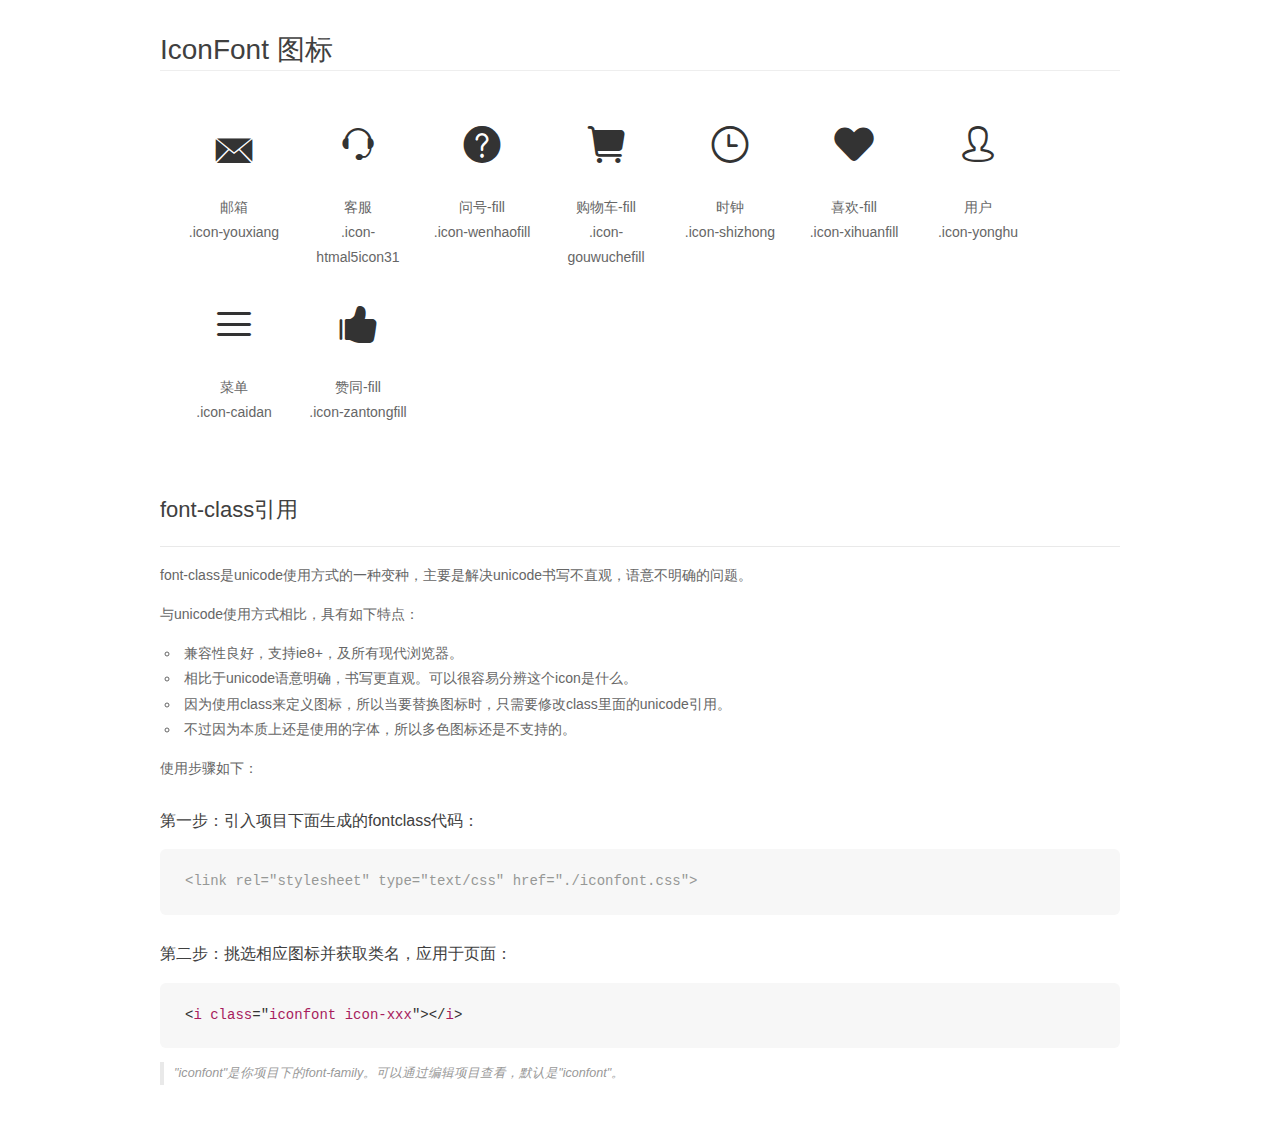
<file: chuanke/font/demo_fontclass.html>
<!DOCTYPE html>
<html>
<head>
    <meta charset="utf-8"/>
    <title>IconFont</title>
    <link rel="stylesheet" href="demo.css">
    <link rel="stylesheet" href="iconfont.css">
</head>
<body>
    <div class="main markdown">
        <h1>IconFont 图标</h1>
        <ul class="icon_lists clear">
            
                <li>
                <i class="icon iconfont icon-youxiang"></i>
                    <div class="name">邮箱</div>
                    <div class="fontclass">.icon-youxiang</div>
                </li>
            
                <li>
                <i class="icon iconfont icon-htmal5icon31"></i>
                    <div class="name">客服</div>
                    <div class="fontclass">.icon-htmal5icon31</div>
                </li>
            
                <li>
                <i class="icon iconfont icon-wenhaofill"></i>
                    <div class="name">问号-fill</div>
                    <div class="fontclass">.icon-wenhaofill</div>
                </li>
            
                <li>
                <i class="icon iconfont icon-gouwuchefill"></i>
                    <div class="name">购物车-fill</div>
                    <div class="fontclass">.icon-gouwuchefill</div>
                </li>
            
                <li>
                <i class="icon iconfont icon-shizhong"></i>
                    <div class="name">时钟</div>
                    <div class="fontclass">.icon-shizhong</div>
                </li>
            
                <li>
                <i class="icon iconfont icon-xihuanfill"></i>
                    <div class="name">喜欢-fill</div>
                    <div class="fontclass">.icon-xihuanfill</div>
                </li>
            
                <li>
                <i class="icon iconfont icon-yonghu"></i>
                    <div class="name">用户</div>
                    <div class="fontclass">.icon-yonghu</div>
                </li>
            
                <li>
                <i class="icon iconfont icon-caidan"></i>
                    <div class="name">菜单</div>
                    <div class="fontclass">.icon-caidan</div>
                </li>
            
                <li>
                <i class="icon iconfont icon-zantongfill"></i>
                    <div class="name">赞同-fill</div>
                    <div class="fontclass">.icon-zantongfill</div>
                </li>
            
        </ul>

        <h2 id="font-class-">font-class引用</h2>
        <hr>

        <p>font-class是unicode使用方式的一种变种，主要是解决unicode书写不直观，语意不明确的问题。</p>
        <p>与unicode使用方式相比，具有如下特点：</p>
        <ul>
        <li>兼容性良好，支持ie8+，及所有现代浏览器。</li>
        <li>相比于unicode语意明确，书写更直观。可以很容易分辨这个icon是什么。</li>
        <li>因为使用class来定义图标，所以当要替换图标时，只需要修改class里面的unicode引用。</li>
        <li>不过因为本质上还是使用的字体，所以多色图标还是不支持的。</li>
        </ul>
        <p>使用步骤如下：</p>
        <h3 id="-fontclass-">第一步：引入项目下面生成的fontclass代码：</h3>


        <pre><code class="lang-js hljs javascript"><span class="hljs-comment">&lt;link rel="stylesheet" type="text/css" href="./iconfont.css"&gt;</span></code></pre>
        <h3 id="-">第二步：挑选相应图标并获取类名，应用于页面：</h3>
        <pre><code class="lang-css hljs">&lt;<span class="hljs-selector-tag">i</span> <span class="hljs-selector-tag">class</span>="<span class="hljs-selector-tag">iconfont</span> <span class="hljs-selector-tag">icon-xxx</span>"&gt;&lt;/<span class="hljs-selector-tag">i</span>&gt;</code></pre>
        <blockquote>
        <p>"iconfont"是你项目下的font-family。可以通过编辑项目查看，默认是"iconfont"。</p>
        </blockquote>
    </div>
</body>
</html>
</file>
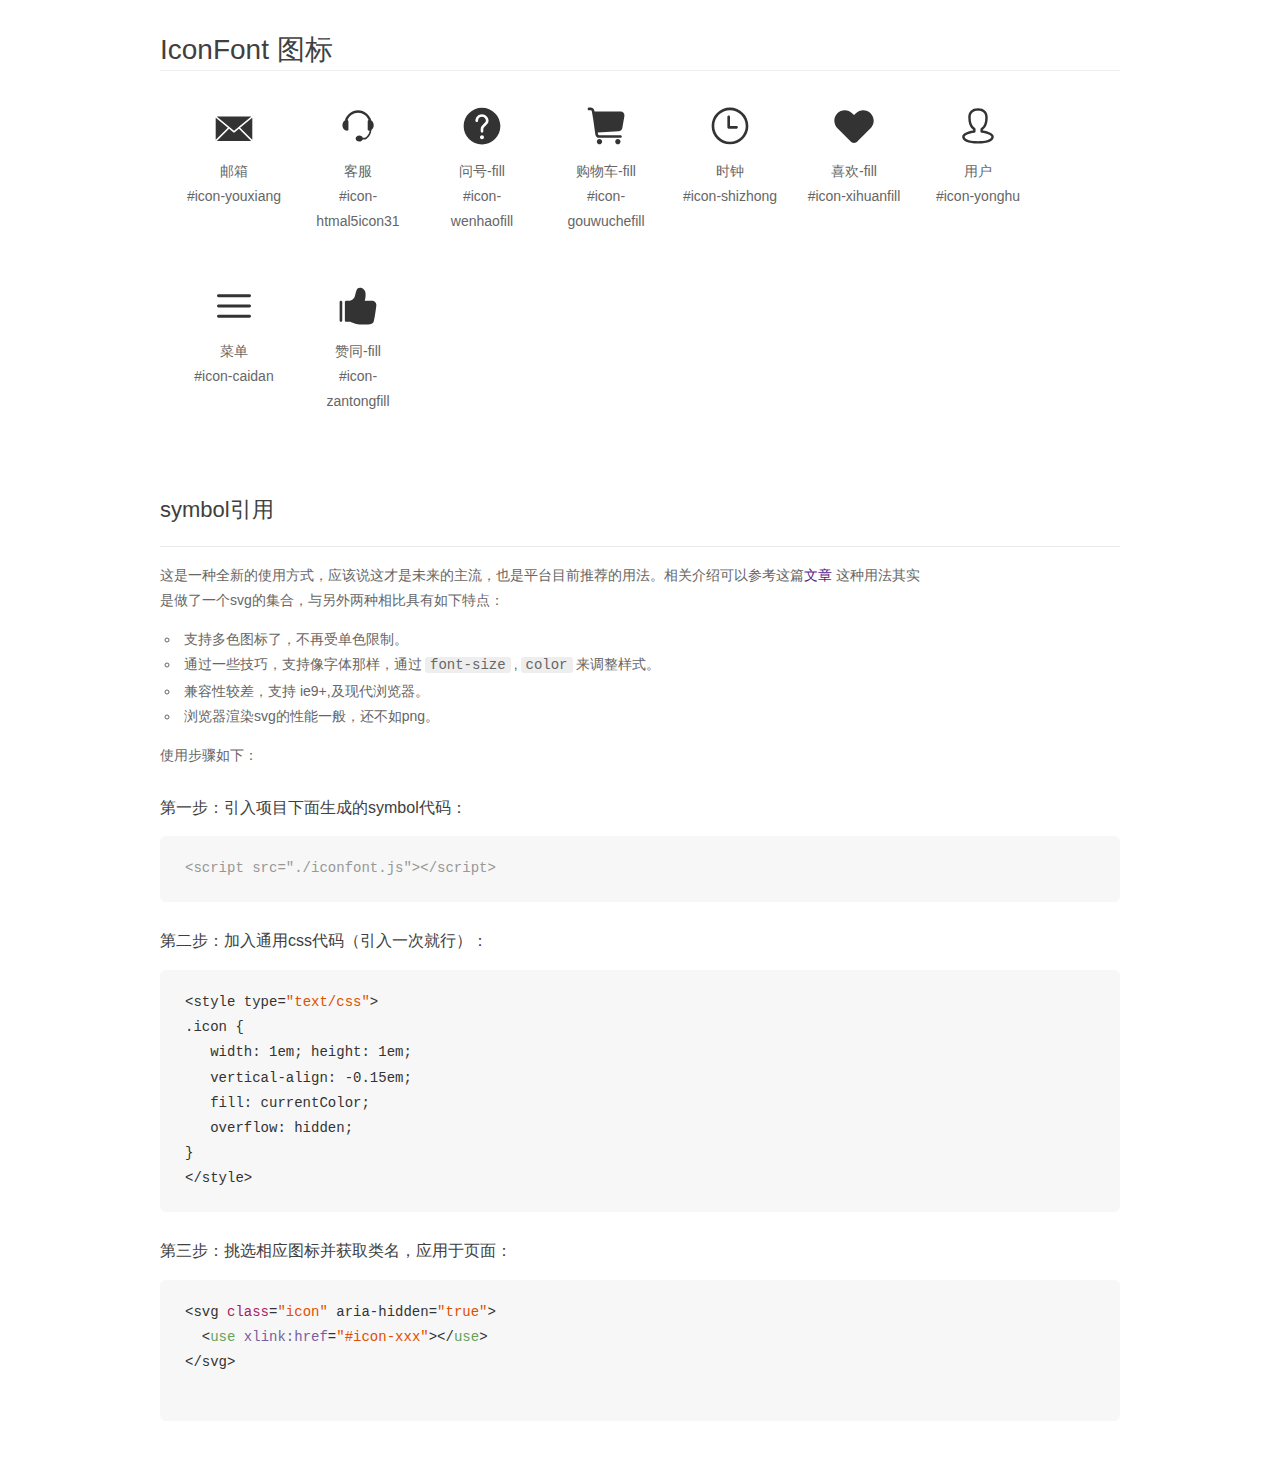
<file: chuanke/font/demo_symbol.html>
<!DOCTYPE html>
<html>
<head>
    <meta charset="utf-8"/>
    <title>IconFont</title>
    <link rel="stylesheet" href="demo.css">
    <script src="iconfont.js"></script>

    <style type="text/css">
        .icon {
          /* 通过设置 font-size 来改变图标大小 */
          width: 1em; height: 1em;
          /* 图标和文字相邻时，垂直对齐 */
          vertical-align: -0.15em;
          /* 通过设置 color 来改变 SVG 的颜色/fill */
          fill: currentColor;
          /* path 和 stroke 溢出 viewBox 部分在 IE 下会显示
             normalize.css 中也包含这行 */
          overflow: hidden;
        }

    </style>
</head>
<body>
    <div class="main markdown">
        <h1>IconFont 图标</h1>
        <ul class="icon_lists clear">
            
                <li>
                    <svg class="icon" aria-hidden="true">
                        <use xlink:href="#icon-youxiang"></use>
                    </svg>
                    <div class="name">邮箱</div>
                    <div class="fontclass">#icon-youxiang</div>
                </li>
            
                <li>
                    <svg class="icon" aria-hidden="true">
                        <use xlink:href="#icon-htmal5icon31"></use>
                    </svg>
                    <div class="name">客服</div>
                    <div class="fontclass">#icon-htmal5icon31</div>
                </li>
            
                <li>
                    <svg class="icon" aria-hidden="true">
                        <use xlink:href="#icon-wenhaofill"></use>
                    </svg>
                    <div class="name">问号-fill</div>
                    <div class="fontclass">#icon-wenhaofill</div>
                </li>
            
                <li>
                    <svg class="icon" aria-hidden="true">
                        <use xlink:href="#icon-gouwuchefill"></use>
                    </svg>
                    <div class="name">购物车-fill</div>
                    <div class="fontclass">#icon-gouwuchefill</div>
                </li>
            
                <li>
                    <svg class="icon" aria-hidden="true">
                        <use xlink:href="#icon-shizhong"></use>
                    </svg>
                    <div class="name">时钟</div>
                    <div class="fontclass">#icon-shizhong</div>
                </li>
            
                <li>
                    <svg class="icon" aria-hidden="true">
                        <use xlink:href="#icon-xihuanfill"></use>
                    </svg>
                    <div class="name">喜欢-fill</div>
                    <div class="fontclass">#icon-xihuanfill</div>
                </li>
            
                <li>
                    <svg class="icon" aria-hidden="true">
                        <use xlink:href="#icon-yonghu"></use>
                    </svg>
                    <div class="name">用户</div>
                    <div class="fontclass">#icon-yonghu</div>
                </li>
            
                <li>
                    <svg class="icon" aria-hidden="true">
                        <use xlink:href="#icon-caidan"></use>
                    </svg>
                    <div class="name">菜单</div>
                    <div class="fontclass">#icon-caidan</div>
                </li>
            
                <li>
                    <svg class="icon" aria-hidden="true">
                        <use xlink:href="#icon-zantongfill"></use>
                    </svg>
                    <div class="name">赞同-fill</div>
                    <div class="fontclass">#icon-zantongfill</div>
                </li>
            
        </ul>


        <h2 id="symbol-">symbol引用</h2>
        <hr>

        <p>这是一种全新的使用方式，应该说这才是未来的主流，也是平台目前推荐的用法。相关介绍可以参考这篇<a href="">文章</a>
        这种用法其实是做了一个svg的集合，与另外两种相比具有如下特点：</p>
        <ul>
          <li>支持多色图标了，不再受单色限制。</li>
          <li>通过一些技巧，支持像字体那样，通过<code>font-size</code>,<code>color</code>来调整样式。</li>
          <li>兼容性较差，支持 ie9+,及现代浏览器。</li>
          <li>浏览器渲染svg的性能一般，还不如png。</li>
        </ul>
        <p>使用步骤如下：</p>
        <h3 id="-symbol-">第一步：引入项目下面生成的symbol代码：</h3>
        <pre><code class="lang-js hljs javascript"><span class="hljs-comment">&lt;script src="./iconfont.js"&gt;&lt;/script&gt;</span></code></pre>
        <h3 id="-css-">第二步：加入通用css代码（引入一次就行）：</h3>
        <pre><code class="lang-js hljs javascript">&lt;style type=<span class="hljs-string">"text/css"</span>&gt;
.icon {
   width: <span class="hljs-number">1</span>em; height: <span class="hljs-number">1</span>em;
   vertical-align: <span class="hljs-number">-0.15</span>em;
   fill: currentColor;
   overflow: hidden;
}
&lt;<span class="hljs-regexp">/style&gt;</span></code></pre>
        <h3 id="-">第三步：挑选相应图标并获取类名，应用于页面：</h3>
        <pre><code class="lang-js hljs javascript">&lt;svg <span class="hljs-class"><span class="hljs-keyword">class</span></span>=<span class="hljs-string">"icon"</span> aria-hidden=<span class="hljs-string">"true"</span>&gt;<span class="xml"><span class="hljs-tag">
  &lt;<span class="hljs-name">use</span> <span class="hljs-attr">xlink:href</span>=<span class="hljs-string">"#icon-xxx"</span>&gt;</span><span class="hljs-tag">&lt;/<span class="hljs-name">use</span>&gt;</span>
</span>&lt;<span class="hljs-regexp">/svg&gt;
        </span></code></pre>
    </div>
</body>
</html>
</file>
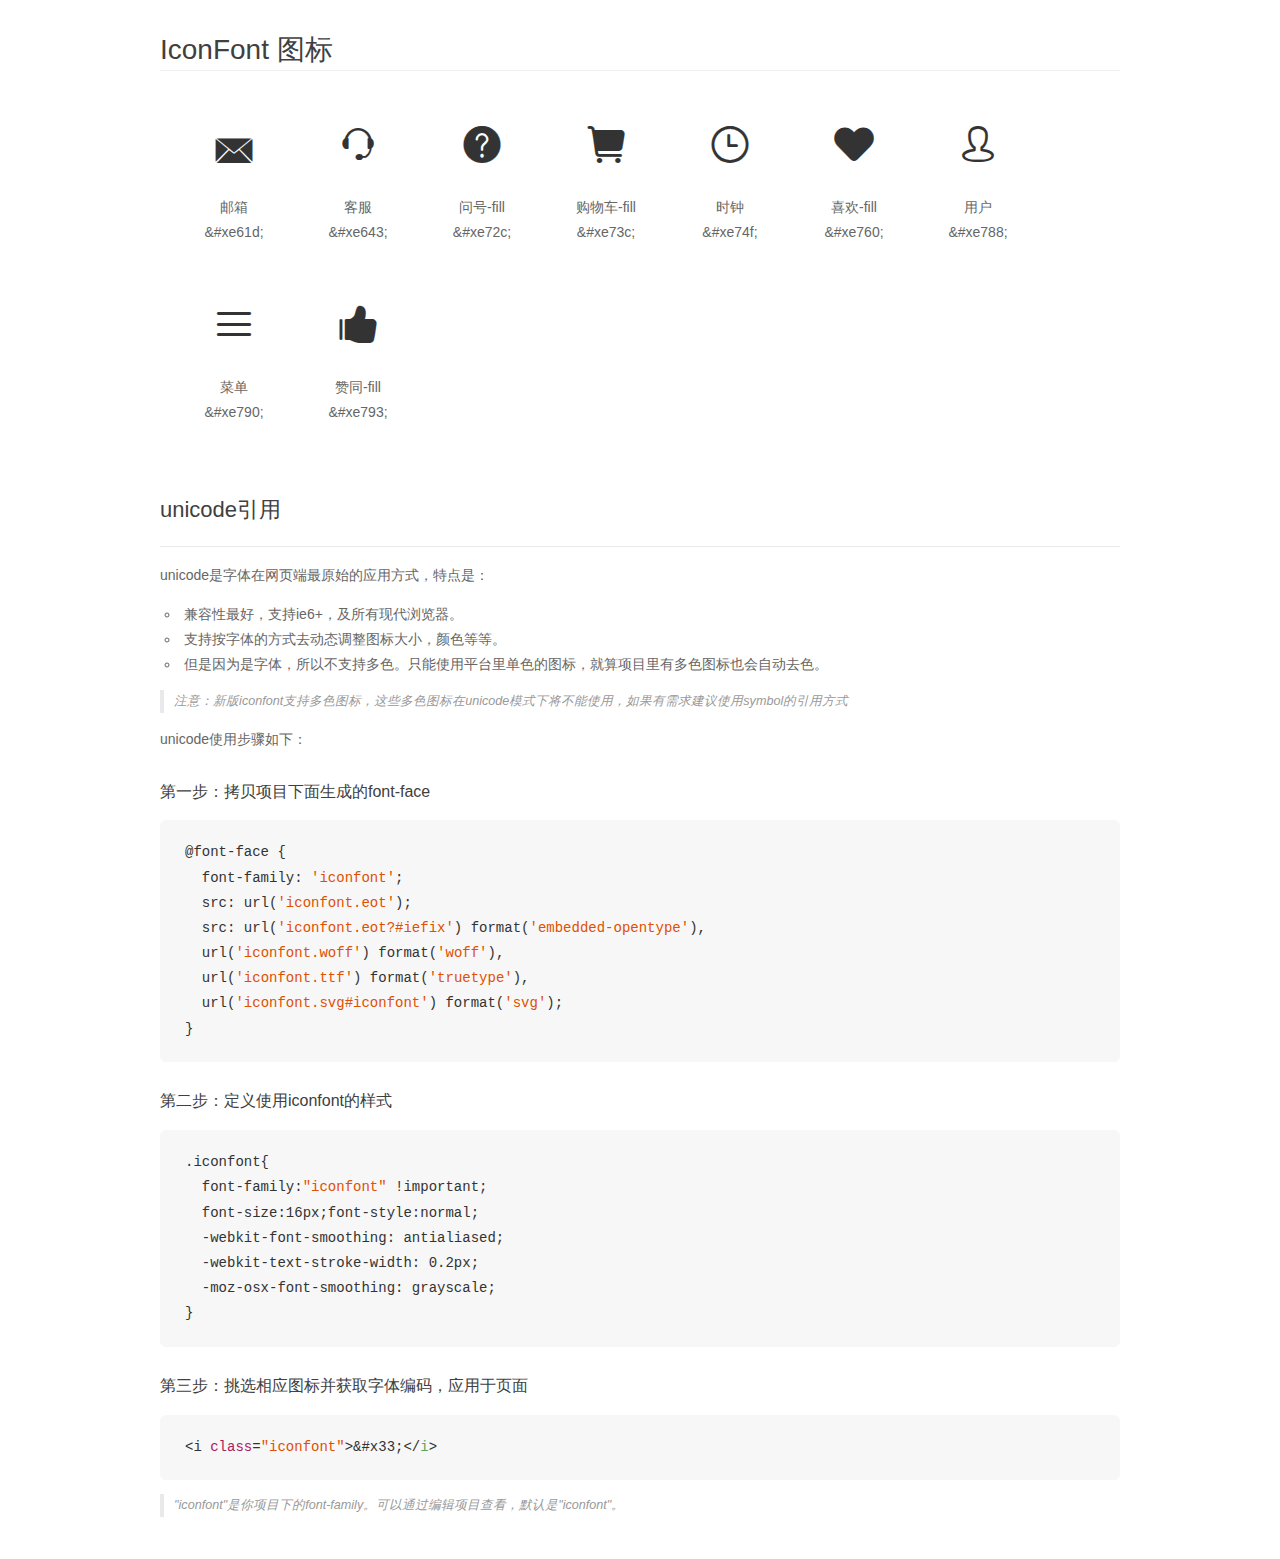
<file: chuanke/font/demo_unicode.html>
<!DOCTYPE html>
<html>
<head>
    <meta charset="utf-8"/>
    <title>IconFont</title>
    <link rel="stylesheet" href="demo.css">

    <style type="text/css">

        @font-face {font-family: "iconfont";
          src: url('iconfont.eot'); /* IE9*/
          src: url('iconfont.eot#iefix') format('embedded-opentype'), /* IE6-IE8 */
          url('iconfont.woff') format('woff'), /* chrome, firefox */
          url('iconfont.ttf') format('truetype'), /* chrome, firefox, opera, Safari, Android, iOS 4.2+*/
          url('iconfont.svg#iconfont') format('svg'); /* iOS 4.1- */
        }

        .iconfont {
          font-family:"iconfont" !important;
          font-size:16px;
          font-style:normal;
          -webkit-font-smoothing: antialiased;
          -webkit-text-stroke-width: 0.2px;
          -moz-osx-font-smoothing: grayscale;
        }

    </style>
</head>
<body>
    <div class="main markdown">
        <h1>IconFont 图标</h1>
        <ul class="icon_lists clear">
            
                <li>
                <i class="icon iconfont">&#xe61d;</i>
                    <div class="name">邮箱</div>
                    <div class="code">&amp;#xe61d;</div>
                </li>
            
                <li>
                <i class="icon iconfont">&#xe643;</i>
                    <div class="name">客服</div>
                    <div class="code">&amp;#xe643;</div>
                </li>
            
                <li>
                <i class="icon iconfont">&#xe72c;</i>
                    <div class="name">问号-fill</div>
                    <div class="code">&amp;#xe72c;</div>
                </li>
            
                <li>
                <i class="icon iconfont">&#xe73c;</i>
                    <div class="name">购物车-fill</div>
                    <div class="code">&amp;#xe73c;</div>
                </li>
            
                <li>
                <i class="icon iconfont">&#xe74f;</i>
                    <div class="name">时钟</div>
                    <div class="code">&amp;#xe74f;</div>
                </li>
            
                <li>
                <i class="icon iconfont">&#xe760;</i>
                    <div class="name">喜欢-fill</div>
                    <div class="code">&amp;#xe760;</div>
                </li>
            
                <li>
                <i class="icon iconfont">&#xe788;</i>
                    <div class="name">用户</div>
                    <div class="code">&amp;#xe788;</div>
                </li>
            
                <li>
                <i class="icon iconfont">&#xe790;</i>
                    <div class="name">菜单</div>
                    <div class="code">&amp;#xe790;</div>
                </li>
            
                <li>
                <i class="icon iconfont">&#xe793;</i>
                    <div class="name">赞同-fill</div>
                    <div class="code">&amp;#xe793;</div>
                </li>
            
        </ul>
        <h2 id="unicode-">unicode引用</h2>
        <hr>

        <p>unicode是字体在网页端最原始的应用方式，特点是：</p>
        <ul>
        <li>兼容性最好，支持ie6+，及所有现代浏览器。</li>
        <li>支持按字体的方式去动态调整图标大小，颜色等等。</li>
        <li>但是因为是字体，所以不支持多色。只能使用平台里单色的图标，就算项目里有多色图标也会自动去色。</li>
        </ul>
        <blockquote>
        <p>注意：新版iconfont支持多色图标，这些多色图标在unicode模式下将不能使用，如果有需求建议使用symbol的引用方式</p>
        </blockquote>
        <p>unicode使用步骤如下：</p>
        <h3 id="-font-face">第一步：拷贝项目下面生成的font-face</h3>
        <pre><code class="lang-js hljs javascript">@font-face {
  font-family: <span class="hljs-string">'iconfont'</span>;
  src: url(<span class="hljs-string">'iconfont.eot'</span>);
  src: url(<span class="hljs-string">'iconfont.eot?#iefix'</span>) format(<span class="hljs-string">'embedded-opentype'</span>),
  url(<span class="hljs-string">'iconfont.woff'</span>) format(<span class="hljs-string">'woff'</span>),
  url(<span class="hljs-string">'iconfont.ttf'</span>) format(<span class="hljs-string">'truetype'</span>),
  url(<span class="hljs-string">'iconfont.svg#iconfont'</span>) format(<span class="hljs-string">'svg'</span>);
}
</code></pre>
        <h3 id="-iconfont-">第二步：定义使用iconfont的样式</h3>
        <pre><code class="lang-js hljs javascript">.iconfont{
  font-family:<span class="hljs-string">"iconfont"</span> !important;
  font-size:<span class="hljs-number">16</span>px;font-style:normal;
  -webkit-font-smoothing: antialiased;
  -webkit-text-stroke-width: <span class="hljs-number">0.2</span>px;
  -moz-osx-font-smoothing: grayscale;
}
</code></pre>
        <h3 id="-">第三步：挑选相应图标并获取字体编码，应用于页面</h3>
        <pre><code class="lang-js hljs javascript">&lt;i <span class="hljs-class"><span class="hljs-keyword">class</span></span>=<span class="hljs-string">"iconfont"</span>&gt;&amp;#x33;<span class="xml"><span class="hljs-tag">&lt;/<span class="hljs-name">i</span>&gt;</span></span></code></pre>

        <blockquote>
        <p>"iconfont"是你项目下的font-family。可以通过编辑项目查看，默认是"iconfont"。</p>
        </blockquote>
    </div>


</body>
</html>
</file>
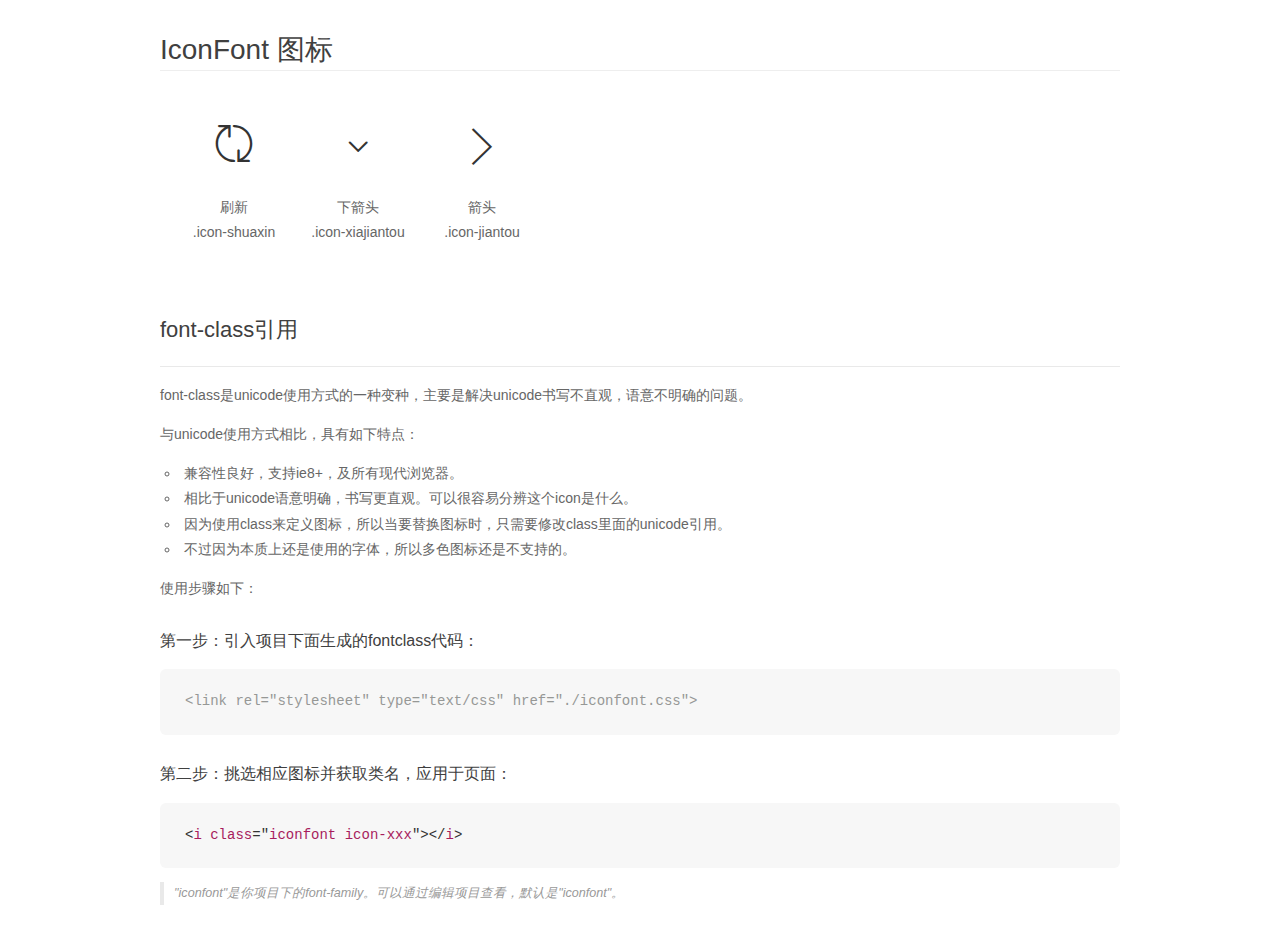
<file: chuanke/font2/demo_fontclass.html>
<!DOCTYPE html>
<html>
<head>
    <meta charset="utf-8"/>
    <title>IconFont</title>
    <link rel="stylesheet" href="demo.css">
    <link rel="stylesheet" href="iconfont.css">
</head>
<body>
    <div class="main markdown">
        <h1>IconFont 图标</h1>
        <ul class="icon_lists clear">
            
                <li>
                <i class="icon iconfont icon-shuaxin"></i>
                    <div class="name">刷新</div>
                    <div class="fontclass">.icon-shuaxin</div>
                </li>
            
                <li>
                <i class="icon iconfont icon-xiajiantou"></i>
                    <div class="name">下箭头</div>
                    <div class="fontclass">.icon-xiajiantou</div>
                </li>
            
                <li>
                <i class="icon iconfont icon-jiantou"></i>
                    <div class="name">箭头</div>
                    <div class="fontclass">.icon-jiantou</div>
                </li>
            
        </ul>

        <h2 id="font-class-">font-class引用</h2>
        <hr>

        <p>font-class是unicode使用方式的一种变种，主要是解决unicode书写不直观，语意不明确的问题。</p>
        <p>与unicode使用方式相比，具有如下特点：</p>
        <ul>
        <li>兼容性良好，支持ie8+，及所有现代浏览器。</li>
        <li>相比于unicode语意明确，书写更直观。可以很容易分辨这个icon是什么。</li>
        <li>因为使用class来定义图标，所以当要替换图标时，只需要修改class里面的unicode引用。</li>
        <li>不过因为本质上还是使用的字体，所以多色图标还是不支持的。</li>
        </ul>
        <p>使用步骤如下：</p>
        <h3 id="-fontclass-">第一步：引入项目下面生成的fontclass代码：</h3>


        <pre><code class="lang-js hljs javascript"><span class="hljs-comment">&lt;link rel="stylesheet" type="text/css" href="./iconfont.css"&gt;</span></code></pre>
        <h3 id="-">第二步：挑选相应图标并获取类名，应用于页面：</h3>
        <pre><code class="lang-css hljs">&lt;<span class="hljs-selector-tag">i</span> <span class="hljs-selector-tag">class</span>="<span class="hljs-selector-tag">iconfont</span> <span class="hljs-selector-tag">icon-xxx</span>"&gt;&lt;/<span class="hljs-selector-tag">i</span>&gt;</code></pre>
        <blockquote>
        <p>"iconfont"是你项目下的font-family。可以通过编辑项目查看，默认是"iconfont"。</p>
        </blockquote>
    </div>
</body>
</html>
</file>
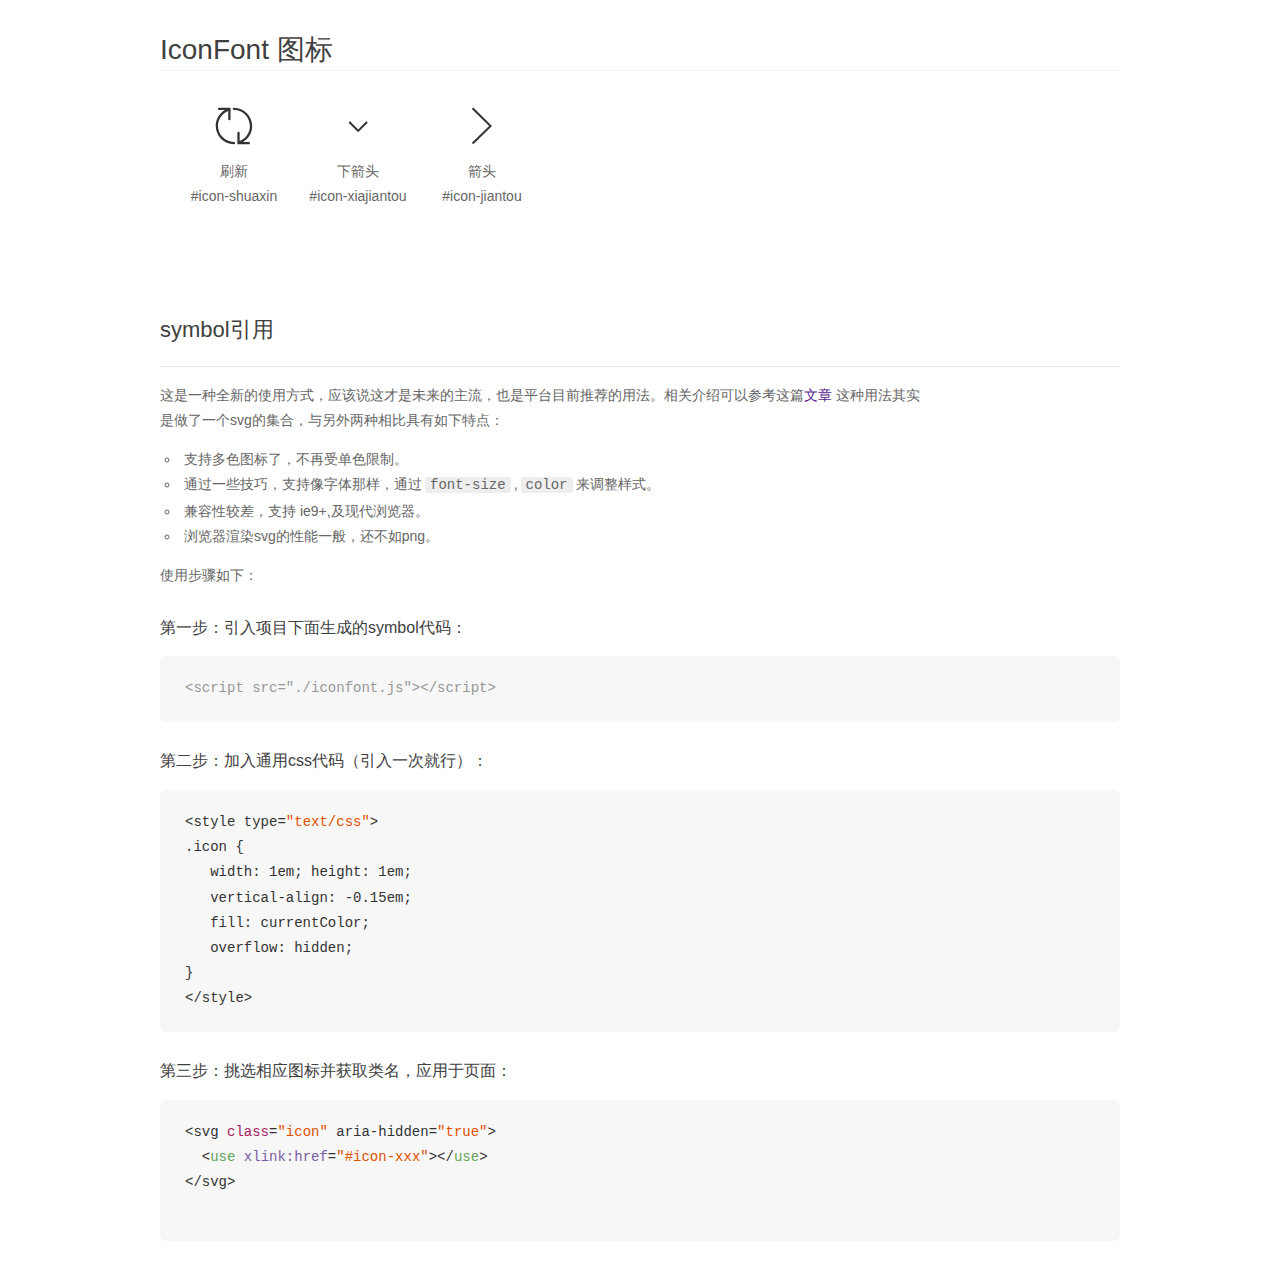
<file: chuanke/font2/demo_symbol.html>
<!DOCTYPE html>
<html>
<head>
    <meta charset="utf-8"/>
    <title>IconFont</title>
    <link rel="stylesheet" href="demo.css">
    <script src="iconfont.js"></script>

    <style type="text/css">
        .icon {
          /* 通过设置 font-size 来改变图标大小 */
          width: 1em; height: 1em;
          /* 图标和文字相邻时，垂直对齐 */
          vertical-align: -0.15em;
          /* 通过设置 color 来改变 SVG 的颜色/fill */
          fill: currentColor;
          /* path 和 stroke 溢出 viewBox 部分在 IE 下会显示
             normalize.css 中也包含这行 */
          overflow: hidden;
        }

    </style>
</head>
<body>
    <div class="main markdown">
        <h1>IconFont 图标</h1>
        <ul class="icon_lists clear">
            
                <li>
                    <svg class="icon" aria-hidden="true">
                        <use xlink:href="#icon-shuaxin"></use>
                    </svg>
                    <div class="name">刷新</div>
                    <div class="fontclass">#icon-shuaxin</div>
                </li>
            
                <li>
                    <svg class="icon" aria-hidden="true">
                        <use xlink:href="#icon-xiajiantou"></use>
                    </svg>
                    <div class="name">下箭头</div>
                    <div class="fontclass">#icon-xiajiantou</div>
                </li>
            
                <li>
                    <svg class="icon" aria-hidden="true">
                        <use xlink:href="#icon-jiantou"></use>
                    </svg>
                    <div class="name">箭头</div>
                    <div class="fontclass">#icon-jiantou</div>
                </li>
            
        </ul>


        <h2 id="symbol-">symbol引用</h2>
        <hr>

        <p>这是一种全新的使用方式，应该说这才是未来的主流，也是平台目前推荐的用法。相关介绍可以参考这篇<a href="">文章</a>
        这种用法其实是做了一个svg的集合，与另外两种相比具有如下特点：</p>
        <ul>
          <li>支持多色图标了，不再受单色限制。</li>
          <li>通过一些技巧，支持像字体那样，通过<code>font-size</code>,<code>color</code>来调整样式。</li>
          <li>兼容性较差，支持 ie9+,及现代浏览器。</li>
          <li>浏览器渲染svg的性能一般，还不如png。</li>
        </ul>
        <p>使用步骤如下：</p>
        <h3 id="-symbol-">第一步：引入项目下面生成的symbol代码：</h3>
        <pre><code class="lang-js hljs javascript"><span class="hljs-comment">&lt;script src="./iconfont.js"&gt;&lt;/script&gt;</span></code></pre>
        <h3 id="-css-">第二步：加入通用css代码（引入一次就行）：</h3>
        <pre><code class="lang-js hljs javascript">&lt;style type=<span class="hljs-string">"text/css"</span>&gt;
.icon {
   width: <span class="hljs-number">1</span>em; height: <span class="hljs-number">1</span>em;
   vertical-align: <span class="hljs-number">-0.15</span>em;
   fill: currentColor;
   overflow: hidden;
}
&lt;<span class="hljs-regexp">/style&gt;</span></code></pre>
        <h3 id="-">第三步：挑选相应图标并获取类名，应用于页面：</h3>
        <pre><code class="lang-js hljs javascript">&lt;svg <span class="hljs-class"><span class="hljs-keyword">class</span></span>=<span class="hljs-string">"icon"</span> aria-hidden=<span class="hljs-string">"true"</span>&gt;<span class="xml"><span class="hljs-tag">
  &lt;<span class="hljs-name">use</span> <span class="hljs-attr">xlink:href</span>=<span class="hljs-string">"#icon-xxx"</span>&gt;</span><span class="hljs-tag">&lt;/<span class="hljs-name">use</span>&gt;</span>
</span>&lt;<span class="hljs-regexp">/svg&gt;
        </span></code></pre>
    </div>
</body>
</html>
</file>
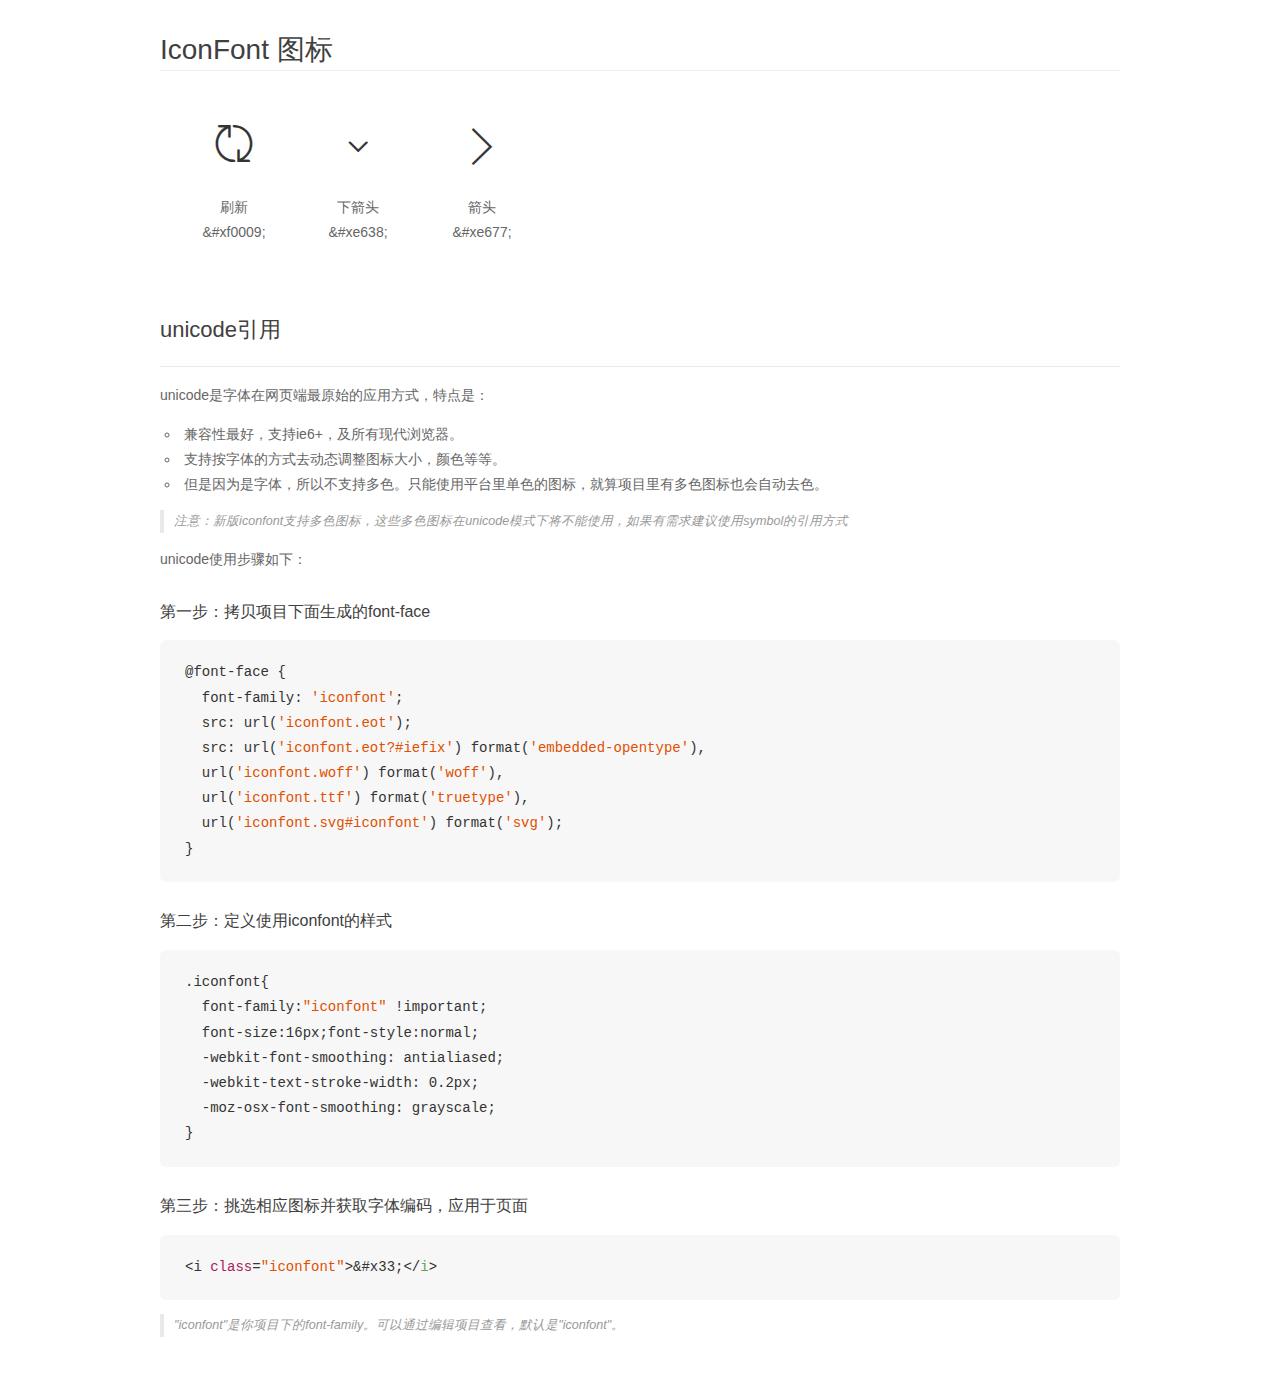
<file: chuanke/font2/demo_unicode.html>
<!DOCTYPE html>
<html>
<head>
    <meta charset="utf-8"/>
    <title>IconFont</title>
    <link rel="stylesheet" href="demo.css">

    <style type="text/css">

        @font-face {font-family: "iconfont";
          src: url('iconfont.eot'); /* IE9*/
          src: url('iconfont.eot#iefix') format('embedded-opentype'), /* IE6-IE8 */
          url('iconfont.woff') format('woff'), /* chrome, firefox */
          url('iconfont.ttf') format('truetype'), /* chrome, firefox, opera, Safari, Android, iOS 4.2+*/
          url('iconfont.svg#iconfont') format('svg'); /* iOS 4.1- */
        }

        .iconfont {
          font-family:"iconfont" !important;
          font-size:16px;
          font-style:normal;
          -webkit-font-smoothing: antialiased;
          -webkit-text-stroke-width: 0.2px;
          -moz-osx-font-smoothing: grayscale;
        }

    </style>
</head>
<body>
    <div class="main markdown">
        <h1>IconFont 图标</h1>
        <ul class="icon_lists clear">
            
                <li>
                <i class="icon iconfont">&#xf0009;</i>
                    <div class="name">刷新</div>
                    <div class="code">&amp;#xf0009;</div>
                </li>
            
                <li>
                <i class="icon iconfont">&#xe638;</i>
                    <div class="name">下箭头</div>
                    <div class="code">&amp;#xe638;</div>
                </li>
            
                <li>
                <i class="icon iconfont">&#xe677;</i>
                    <div class="name">箭头</div>
                    <div class="code">&amp;#xe677;</div>
                </li>
            
        </ul>
        <h2 id="unicode-">unicode引用</h2>
        <hr>

        <p>unicode是字体在网页端最原始的应用方式，特点是：</p>
        <ul>
        <li>兼容性最好，支持ie6+，及所有现代浏览器。</li>
        <li>支持按字体的方式去动态调整图标大小，颜色等等。</li>
        <li>但是因为是字体，所以不支持多色。只能使用平台里单色的图标，就算项目里有多色图标也会自动去色。</li>
        </ul>
        <blockquote>
        <p>注意：新版iconfont支持多色图标，这些多色图标在unicode模式下将不能使用，如果有需求建议使用symbol的引用方式</p>
        </blockquote>
        <p>unicode使用步骤如下：</p>
        <h3 id="-font-face">第一步：拷贝项目下面生成的font-face</h3>
        <pre><code class="lang-js hljs javascript">@font-face {
  font-family: <span class="hljs-string">'iconfont'</span>;
  src: url(<span class="hljs-string">'iconfont.eot'</span>);
  src: url(<span class="hljs-string">'iconfont.eot?#iefix'</span>) format(<span class="hljs-string">'embedded-opentype'</span>),
  url(<span class="hljs-string">'iconfont.woff'</span>) format(<span class="hljs-string">'woff'</span>),
  url(<span class="hljs-string">'iconfont.ttf'</span>) format(<span class="hljs-string">'truetype'</span>),
  url(<span class="hljs-string">'iconfont.svg#iconfont'</span>) format(<span class="hljs-string">'svg'</span>);
}
</code></pre>
        <h3 id="-iconfont-">第二步：定义使用iconfont的样式</h3>
        <pre><code class="lang-js hljs javascript">.iconfont{
  font-family:<span class="hljs-string">"iconfont"</span> !important;
  font-size:<span class="hljs-number">16</span>px;font-style:normal;
  -webkit-font-smoothing: antialiased;
  -webkit-text-stroke-width: <span class="hljs-number">0.2</span>px;
  -moz-osx-font-smoothing: grayscale;
}
</code></pre>
        <h3 id="-">第三步：挑选相应图标并获取字体编码，应用于页面</h3>
        <pre><code class="lang-js hljs javascript">&lt;i <span class="hljs-class"><span class="hljs-keyword">class</span></span>=<span class="hljs-string">"iconfont"</span>&gt;&amp;#x33;<span class="xml"><span class="hljs-tag">&lt;/<span class="hljs-name">i</span>&gt;</span></span></code></pre>

        <blockquote>
        <p>"iconfont"是你项目下的font-family。可以通过编辑项目查看，默认是"iconfont"。</p>
        </blockquote>
    </div>


</body>
</html>
</file>
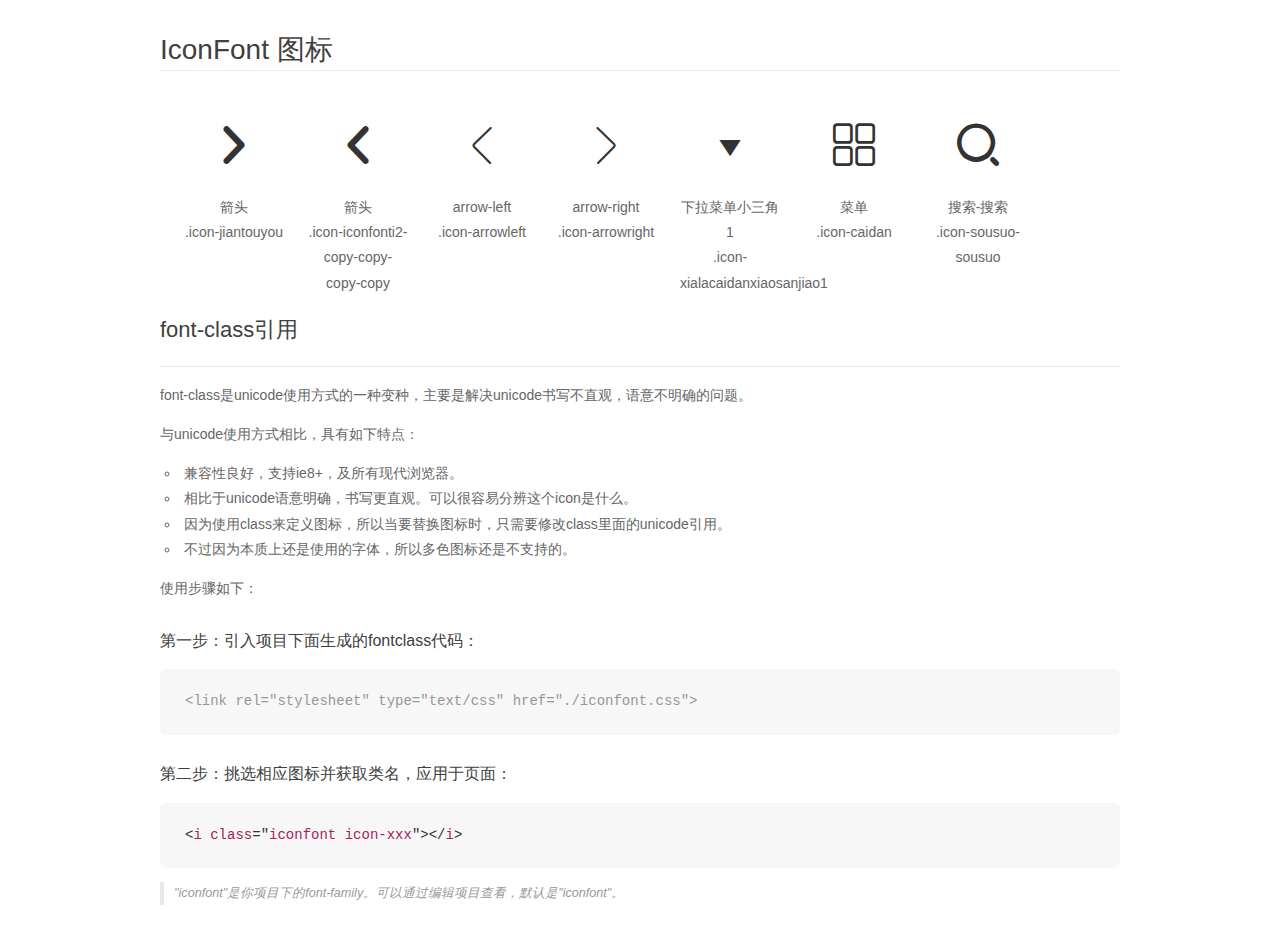
<file: le.com/font/demo_fontclass.html>
<!DOCTYPE html>
<html>
<head>
    <meta charset="utf-8"/>
    <title>IconFont</title>
    <link rel="stylesheet" href="demo.css">
    <link rel="stylesheet" href="iconfont.css">
</head>
<body>
    <div class="main markdown">
        <h1>IconFont 图标</h1>
        <ul class="icon_lists clear">
            
                <li>
                <i class="icon iconfont icon-jiantouyou"></i>
                    <div class="name">箭头</div>
                    <div class="fontclass">.icon-jiantouyou</div>
                </li>
            
                <li>
                <i class="icon iconfont icon-iconfonti2-copy-copy-copy-copy"></i>
                    <div class="name">箭头</div>
                    <div class="fontclass">.icon-iconfonti2-copy-copy-copy-copy</div>
                </li>
            
                <li>
                <i class="icon iconfont icon-arrowleft"></i>
                    <div class="name">arrow-left</div>
                    <div class="fontclass">.icon-arrowleft</div>
                </li>
            
                <li>
                <i class="icon iconfont icon-arrowright"></i>
                    <div class="name">arrow-right</div>
                    <div class="fontclass">.icon-arrowright</div>
                </li>
            
                <li>
                <i class="icon iconfont icon-xialacaidanxiaosanjiao1"></i>
                    <div class="name">下拉菜单小三角1</div>
                    <div class="fontclass">.icon-xialacaidanxiaosanjiao1</div>
                </li>
            
                <li>
                <i class="icon iconfont icon-caidan"></i>
                    <div class="name">菜单</div>
                    <div class="fontclass">.icon-caidan</div>
                </li>
            
                <li>
                <i class="icon iconfont icon-sousuo-sousuo"></i>
                    <div class="name">搜索-搜索</div>
                    <div class="fontclass">.icon-sousuo-sousuo</div>
                </li>
            
        </ul>

        <h2 id="font-class-">font-class引用</h2>
        <hr>

        <p>font-class是unicode使用方式的一种变种，主要是解决unicode书写不直观，语意不明确的问题。</p>
        <p>与unicode使用方式相比，具有如下特点：</p>
        <ul>
        <li>兼容性良好，支持ie8+，及所有现代浏览器。</li>
        <li>相比于unicode语意明确，书写更直观。可以很容易分辨这个icon是什么。</li>
        <li>因为使用class来定义图标，所以当要替换图标时，只需要修改class里面的unicode引用。</li>
        <li>不过因为本质上还是使用的字体，所以多色图标还是不支持的。</li>
        </ul>
        <p>使用步骤如下：</p>
        <h3 id="-fontclass-">第一步：引入项目下面生成的fontclass代码：</h3>


        <pre><code class="lang-js hljs javascript"><span class="hljs-comment">&lt;link rel="stylesheet" type="text/css" href="./iconfont.css"&gt;</span></code></pre>
        <h3 id="-">第二步：挑选相应图标并获取类名，应用于页面：</h3>
        <pre><code class="lang-css hljs">&lt;<span class="hljs-selector-tag">i</span> <span class="hljs-selector-tag">class</span>="<span class="hljs-selector-tag">iconfont</span> <span class="hljs-selector-tag">icon-xxx</span>"&gt;&lt;/<span class="hljs-selector-tag">i</span>&gt;</code></pre>
        <blockquote>
        <p>"iconfont"是你项目下的font-family。可以通过编辑项目查看，默认是"iconfont"。</p>
        </blockquote>
    </div>
</body>
</html>
</file>
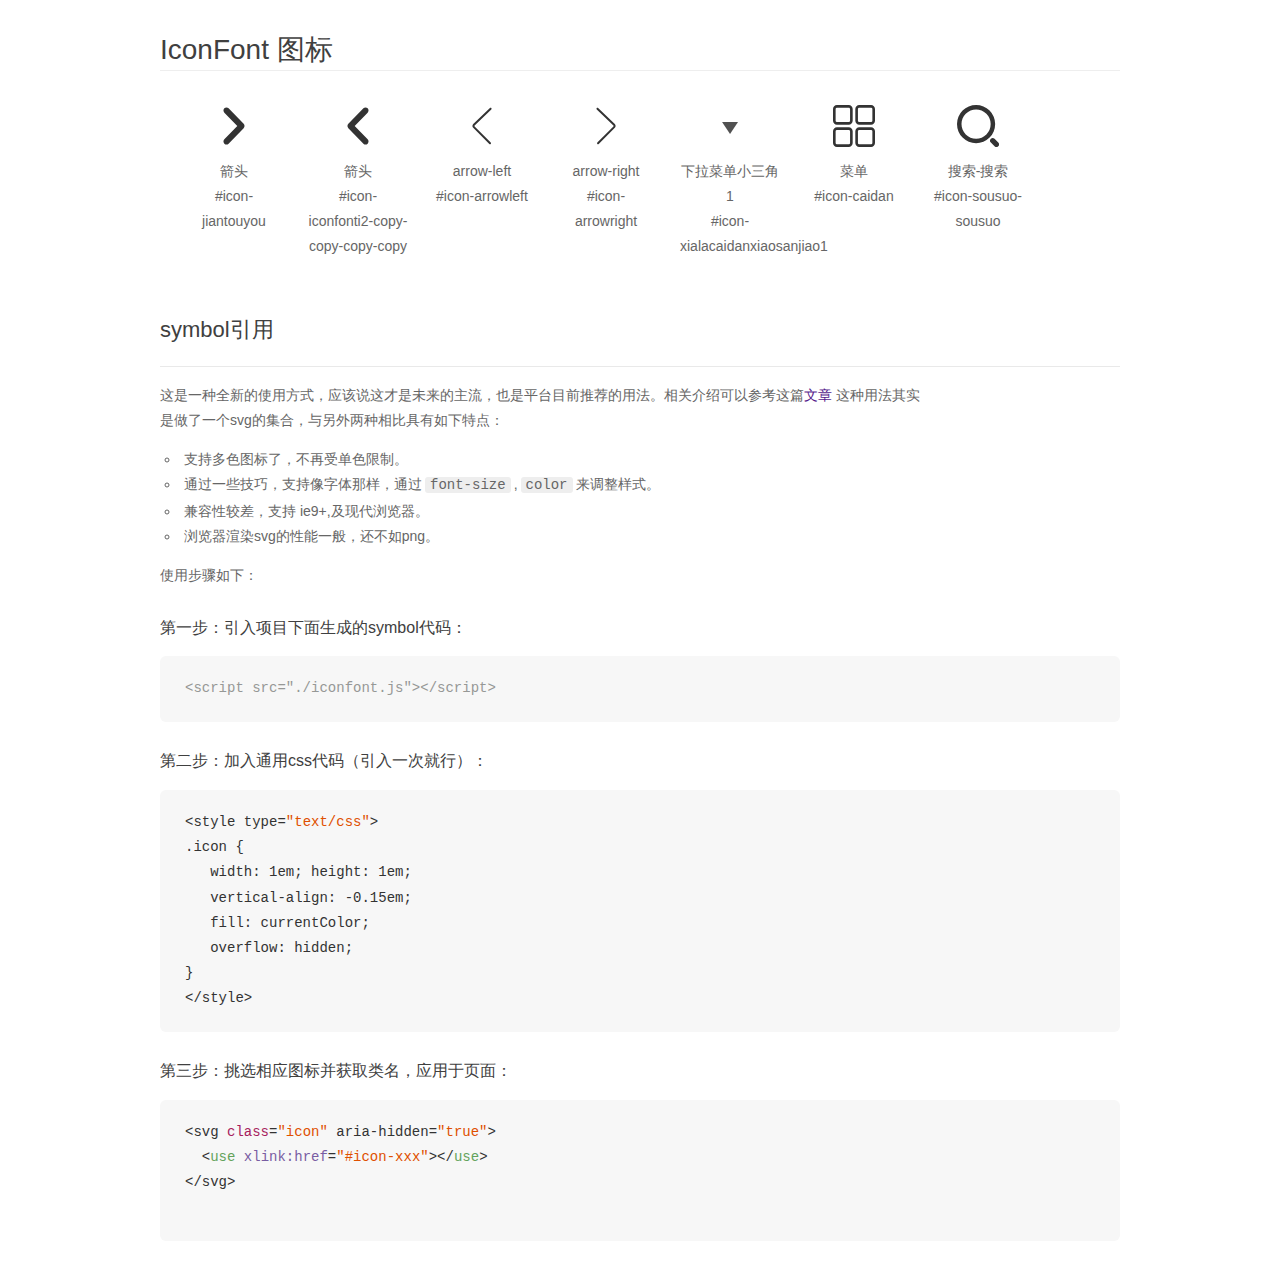
<file: le.com/font/demo_symbol.html>
<!DOCTYPE html>
<html>
<head>
    <meta charset="utf-8"/>
    <title>IconFont</title>
    <link rel="stylesheet" href="demo.css">
    <script src="iconfont.js"></script>

    <style type="text/css">
        .icon {
          /* 通过设置 font-size 来改变图标大小 */
          width: 1em; height: 1em;
          /* 图标和文字相邻时，垂直对齐 */
          vertical-align: -0.15em;
          /* 通过设置 color 来改变 SVG 的颜色/fill */
          fill: currentColor;
          /* path 和 stroke 溢出 viewBox 部分在 IE 下会显示
             normalize.css 中也包含这行 */
          overflow: hidden;
        }

    </style>
</head>
<body>
    <div class="main markdown">
        <h1>IconFont 图标</h1>
        <ul class="icon_lists clear">
            
                <li>
                    <svg class="icon" aria-hidden="true">
                        <use xlink:href="#icon-jiantouyou"></use>
                    </svg>
                    <div class="name">箭头</div>
                    <div class="fontclass">#icon-jiantouyou</div>
                </li>
            
                <li>
                    <svg class="icon" aria-hidden="true">
                        <use xlink:href="#icon-iconfonti2-copy-copy-copy-copy"></use>
                    </svg>
                    <div class="name">箭头</div>
                    <div class="fontclass">#icon-iconfonti2-copy-copy-copy-copy</div>
                </li>
            
                <li>
                    <svg class="icon" aria-hidden="true">
                        <use xlink:href="#icon-arrowleft"></use>
                    </svg>
                    <div class="name">arrow-left</div>
                    <div class="fontclass">#icon-arrowleft</div>
                </li>
            
                <li>
                    <svg class="icon" aria-hidden="true">
                        <use xlink:href="#icon-arrowright"></use>
                    </svg>
                    <div class="name">arrow-right</div>
                    <div class="fontclass">#icon-arrowright</div>
                </li>
            
                <li>
                    <svg class="icon" aria-hidden="true">
                        <use xlink:href="#icon-xialacaidanxiaosanjiao1"></use>
                    </svg>
                    <div class="name">下拉菜单小三角1</div>
                    <div class="fontclass">#icon-xialacaidanxiaosanjiao1</div>
                </li>
            
                <li>
                    <svg class="icon" aria-hidden="true">
                        <use xlink:href="#icon-caidan"></use>
                    </svg>
                    <div class="name">菜单</div>
                    <div class="fontclass">#icon-caidan</div>
                </li>
            
                <li>
                    <svg class="icon" aria-hidden="true">
                        <use xlink:href="#icon-sousuo-sousuo"></use>
                    </svg>
                    <div class="name">搜索-搜索</div>
                    <div class="fontclass">#icon-sousuo-sousuo</div>
                </li>
            
        </ul>


        <h2 id="symbol-">symbol引用</h2>
        <hr>

        <p>这是一种全新的使用方式，应该说这才是未来的主流，也是平台目前推荐的用法。相关介绍可以参考这篇<a href="">文章</a>
        这种用法其实是做了一个svg的集合，与另外两种相比具有如下特点：</p>
        <ul>
          <li>支持多色图标了，不再受单色限制。</li>
          <li>通过一些技巧，支持像字体那样，通过<code>font-size</code>,<code>color</code>来调整样式。</li>
          <li>兼容性较差，支持 ie9+,及现代浏览器。</li>
          <li>浏览器渲染svg的性能一般，还不如png。</li>
        </ul>
        <p>使用步骤如下：</p>
        <h3 id="-symbol-">第一步：引入项目下面生成的symbol代码：</h3>
        <pre><code class="lang-js hljs javascript"><span class="hljs-comment">&lt;script src="./iconfont.js"&gt;&lt;/script&gt;</span></code></pre>
        <h3 id="-css-">第二步：加入通用css代码（引入一次就行）：</h3>
        <pre><code class="lang-js hljs javascript">&lt;style type=<span class="hljs-string">"text/css"</span>&gt;
.icon {
   width: <span class="hljs-number">1</span>em; height: <span class="hljs-number">1</span>em;
   vertical-align: <span class="hljs-number">-0.15</span>em;
   fill: currentColor;
   overflow: hidden;
}
&lt;<span class="hljs-regexp">/style&gt;</span></code></pre>
        <h3 id="-">第三步：挑选相应图标并获取类名，应用于页面：</h3>
        <pre><code class="lang-js hljs javascript">&lt;svg <span class="hljs-class"><span class="hljs-keyword">class</span></span>=<span class="hljs-string">"icon"</span> aria-hidden=<span class="hljs-string">"true"</span>&gt;<span class="xml"><span class="hljs-tag">
  &lt;<span class="hljs-name">use</span> <span class="hljs-attr">xlink:href</span>=<span class="hljs-string">"#icon-xxx"</span>&gt;</span><span class="hljs-tag">&lt;/<span class="hljs-name">use</span>&gt;</span>
</span>&lt;<span class="hljs-regexp">/svg&gt;
        </span></code></pre>
    </div>
</body>
</html>
</file>
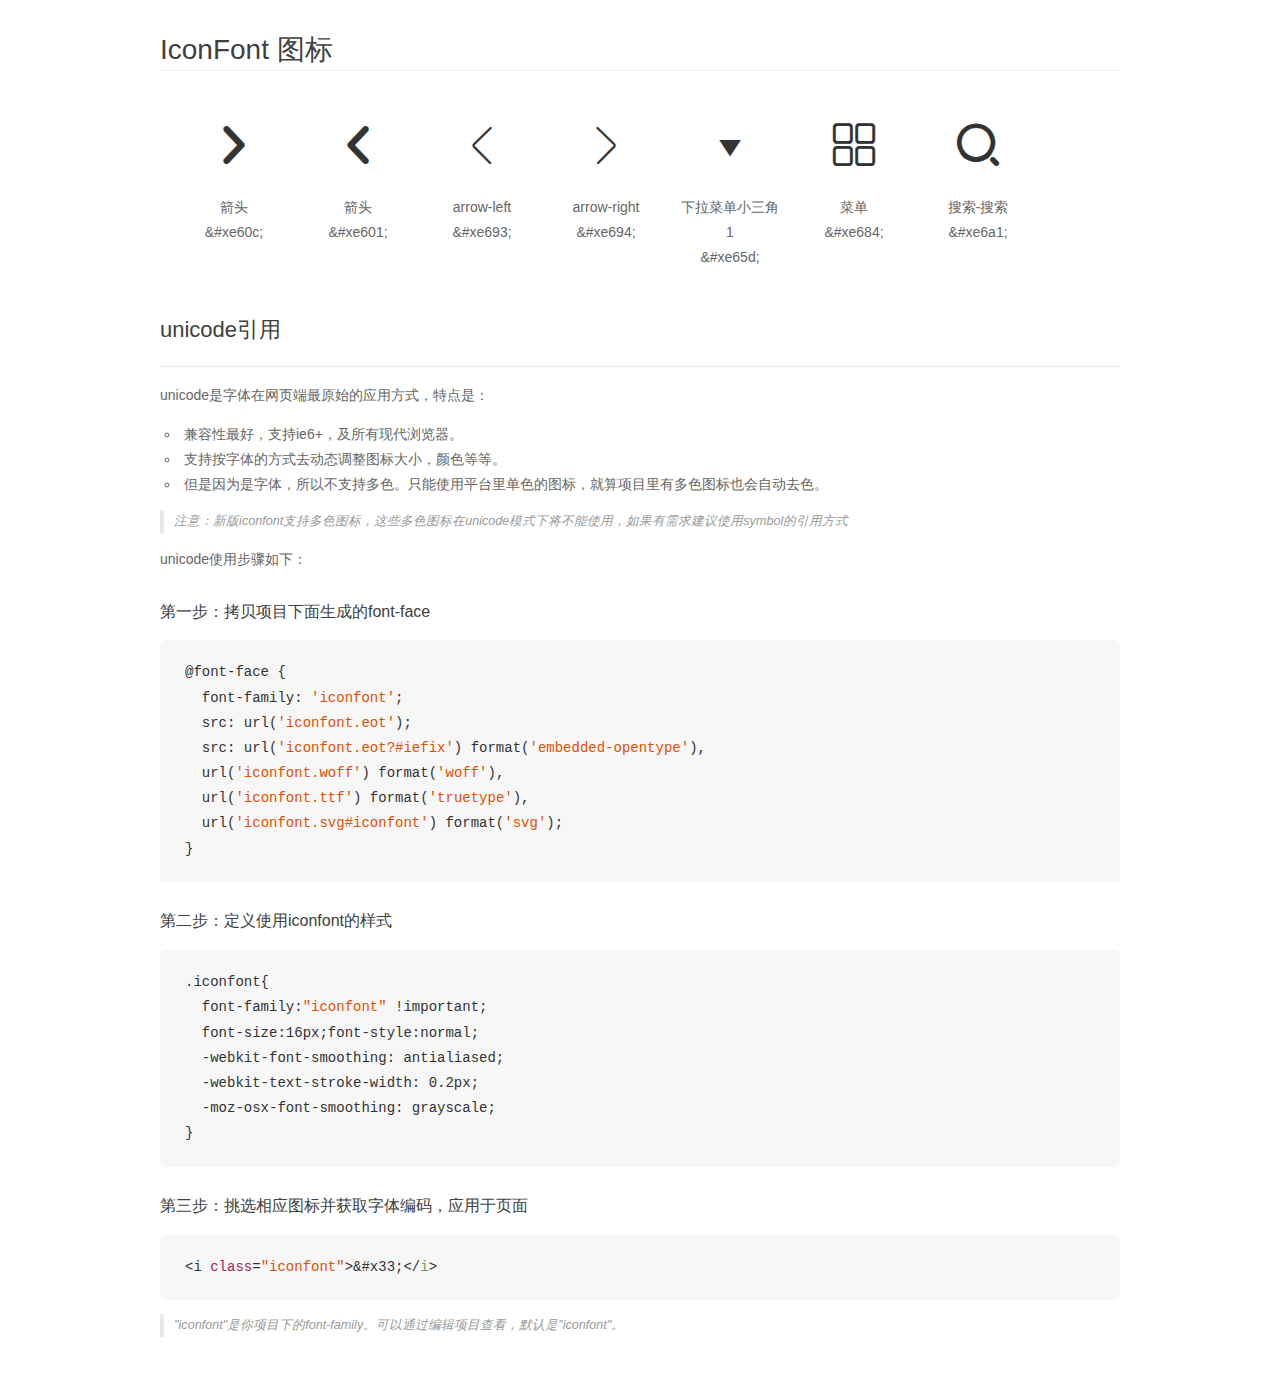
<file: le.com/font/demo_unicode.html>
<!DOCTYPE html>
<html>
<head>
    <meta charset="utf-8"/>
    <title>IconFont</title>
    <link rel="stylesheet" href="demo.css">

    <style type="text/css">

        @font-face {font-family: "iconfont";
          src: url('iconfont.eot'); /* IE9*/
          src: url('iconfont.eot#iefix') format('embedded-opentype'), /* IE6-IE8 */
          url('iconfont.woff') format('woff'), /* chrome, firefox */
          url('iconfont.ttf') format('truetype'), /* chrome, firefox, opera, Safari, Android, iOS 4.2+*/
          url('iconfont.svg#iconfont') format('svg'); /* iOS 4.1- */
        }

        .iconfont {
          font-family:"iconfont" !important;
          font-size:16px;
          font-style:normal;
          -webkit-font-smoothing: antialiased;
          -webkit-text-stroke-width: 0.2px;
          -moz-osx-font-smoothing: grayscale;
        }

    </style>
</head>
<body>
    <div class="main markdown">
        <h1>IconFont 图标</h1>
        <ul class="icon_lists clear">
            
                <li>
                <i class="icon iconfont">&#xe60c;</i>
                    <div class="name">箭头</div>
                    <div class="code">&amp;#xe60c;</div>
                </li>
            
                <li>
                <i class="icon iconfont">&#xe601;</i>
                    <div class="name">箭头</div>
                    <div class="code">&amp;#xe601;</div>
                </li>
            
                <li>
                <i class="icon iconfont">&#xe693;</i>
                    <div class="name">arrow-left</div>
                    <div class="code">&amp;#xe693;</div>
                </li>
            
                <li>
                <i class="icon iconfont">&#xe694;</i>
                    <div class="name">arrow-right</div>
                    <div class="code">&amp;#xe694;</div>
                </li>
            
                <li>
                <i class="icon iconfont">&#xe65d;</i>
                    <div class="name">下拉菜单小三角1</div>
                    <div class="code">&amp;#xe65d;</div>
                </li>
            
                <li>
                <i class="icon iconfont">&#xe684;</i>
                    <div class="name">菜单</div>
                    <div class="code">&amp;#xe684;</div>
                </li>
            
                <li>
                <i class="icon iconfont">&#xe6a1;</i>
                    <div class="name">搜索-搜索</div>
                    <div class="code">&amp;#xe6a1;</div>
                </li>
            
        </ul>
        <h2 id="unicode-">unicode引用</h2>
        <hr>

        <p>unicode是字体在网页端最原始的应用方式，特点是：</p>
        <ul>
        <li>兼容性最好，支持ie6+，及所有现代浏览器。</li>
        <li>支持按字体的方式去动态调整图标大小，颜色等等。</li>
        <li>但是因为是字体，所以不支持多色。只能使用平台里单色的图标，就算项目里有多色图标也会自动去色。</li>
        </ul>
        <blockquote>
        <p>注意：新版iconfont支持多色图标，这些多色图标在unicode模式下将不能使用，如果有需求建议使用symbol的引用方式</p>
        </blockquote>
        <p>unicode使用步骤如下：</p>
        <h3 id="-font-face">第一步：拷贝项目下面生成的font-face</h3>
        <pre><code class="lang-js hljs javascript">@font-face {
  font-family: <span class="hljs-string">'iconfont'</span>;
  src: url(<span class="hljs-string">'iconfont.eot'</span>);
  src: url(<span class="hljs-string">'iconfont.eot?#iefix'</span>) format(<span class="hljs-string">'embedded-opentype'</span>),
  url(<span class="hljs-string">'iconfont.woff'</span>) format(<span class="hljs-string">'woff'</span>),
  url(<span class="hljs-string">'iconfont.ttf'</span>) format(<span class="hljs-string">'truetype'</span>),
  url(<span class="hljs-string">'iconfont.svg#iconfont'</span>) format(<span class="hljs-string">'svg'</span>);
}
</code></pre>
        <h3 id="-iconfont-">第二步：定义使用iconfont的样式</h3>
        <pre><code class="lang-js hljs javascript">.iconfont{
  font-family:<span class="hljs-string">"iconfont"</span> !important;
  font-size:<span class="hljs-number">16</span>px;font-style:normal;
  -webkit-font-smoothing: antialiased;
  -webkit-text-stroke-width: <span class="hljs-number">0.2</span>px;
  -moz-osx-font-smoothing: grayscale;
}
</code></pre>
        <h3 id="-">第三步：挑选相应图标并获取字体编码，应用于页面</h3>
        <pre><code class="lang-js hljs javascript">&lt;i <span class="hljs-class"><span class="hljs-keyword">class</span></span>=<span class="hljs-string">"iconfont"</span>&gt;&amp;#x33;<span class="xml"><span class="hljs-tag">&lt;/<span class="hljs-name">i</span>&gt;</span></span></code></pre>

        <blockquote>
        <p>"iconfont"是你项目下的font-family。可以通过编辑项目查看，默认是"iconfont"。</p>
        </blockquote>
    </div>


</body>
</html>
</file>
<file: chuanke/font/iconfont.css>
@font-face {font-family: "iconfont";
  src: url('iconfont.eot?t=1496653478899'); /* IE9*/
  src: url('iconfont.eot?t=1496653478899#iefix') format('embedded-opentype'), /* IE6-IE8 */
  url('iconfont.woff?t=1496653478899') format('woff'), /* chrome, firefox */
  url('iconfont.ttf?t=1496653478899') format('truetype'), /* chrome, firefox, opera, Safari, Android, iOS 4.2+*/
  url('iconfont.svg?t=1496653478899#iconfont') format('svg'); /* iOS 4.1- */
}

.iconfont {
  font-family:"iconfont" !important;
  font-size:16px;
  font-style:normal;
  -webkit-font-smoothing: antialiased;
  -moz-osx-font-smoothing: grayscale;
}

.icon-youxiang:before { content: "\e61d"; }

.icon-htmal5icon31:before { content: "\e643"; }

.icon-wenhaofill:before { content: "\e72c"; }

.icon-gouwuchefill:before { content: "\e73c"; }

.icon-shizhong:before { content: "\e74f"; }

.icon-xihuanfill:before { content: "\e760"; }

.icon-yonghu:before { content: "\e788"; }

.icon-caidan:before { content: "\e790"; }

.icon-zantongfill:before { content: "\e793"; }
</file>
<file: chuanke/font2/iconfont.css>
@font-face {font-family: "iconfont";
  src: url('iconfont.eot?t=1496799314456'); /* IE9*/
  src: url('iconfont.eot?t=1496799314456#iefix') format('embedded-opentype'), /* IE6-IE8 */
  url('iconfont.woff?t=1496799314456') format('woff'), /* chrome, firefox */
  url('iconfont.ttf?t=1496799314456') format('truetype'), /* chrome, firefox, opera, Safari, Android, iOS 4.2+*/
  url('iconfont.svg?t=1496799314456#iconfont') format('svg'); /* iOS 4.1- */
}

.iconfont {
  font-family:"iconfont" !important;
  font-size:16px;
  font-style:normal;
  -webkit-font-smoothing: antialiased;
  -moz-osx-font-smoothing: grayscale;
}

.icon-shuaxin:before { content: "\f0009"; }

.icon-xiajiantou:before { content: "\e638"; }

.icon-jiantou:before { content: "\e677"; }
</file>
<file: le.com/font/iconfont.css>
@font-face {font-family: "iconfont";
  src: url('iconfont.eot?t=1497518343682'); /* IE9*/
  src: url('iconfont.eot?t=1497518343682#iefix') format('embedded-opentype'), /* IE6-IE8 */
  url('iconfont.woff?t=1497518343682') format('woff'), /* chrome, firefox */
  url('iconfont.ttf?t=1497518343682') format('truetype'), /* chrome, firefox, opera, Safari, Android, iOS 4.2+*/
  url('iconfont.svg?t=1497518343682#iconfont') format('svg'); /* iOS 4.1- */
}

.iconfont {
  font-family:"iconfont" !important;
  font-size:16px;
  font-style:normal;
  -webkit-font-smoothing: antialiased;
  -moz-osx-font-smoothing: grayscale;
}

.icon-jiantouyou:before { content: "\e60c"; }

.icon-iconfonti2-copy-copy-copy-copy:before { content: "\e601"; }

.icon-arrowleft:before { content: "\e693"; }

.icon-arrowright:before { content: "\e694"; }

.icon-xialacaidanxiaosanjiao1:before { content: "\e65d"; }

.icon-caidan:before { content: "\e684"; }

.icon-sousuo-sousuo:before { content: "\e6a1"; }
</file>
<file: chuanke/font/demo.css>
*{margin: 0;padding: 0;list-style: none;}
/*
KISSY CSS Reset
理念：1. reset 的目的不是清除浏览器的默认样式，这仅是部分工作。清除和重置是紧密不可分的。
2. reset 的目的不是让默认样式在所有浏览器下一致，而是减少默认样式有可能带来的问题。
3. reset 期望提供一套普适通用的基础样式。但没有银弹，推荐根据具体需求，裁剪和修改后再使用。
特色：1. 适应中文；2. 基于最新主流浏览器。
维护：玉伯<lifesinger@gmail.com>, 正淳<ragecarrier@gmail.com>
 */

/** 清除内外边距 **/
body, h1, h2, h3, h4, h5, h6, hr, p, blockquote, /* structural elements 结构元素 */
dl, dt, dd, ul, ol, li, /* list elements 列表元素 */
pre, /* text formatting elements 文本格式元素 */
form, fieldset, legend, button, input, textarea, /* form elements 表单元素 */
th, td /* table elements 表格元素 */ {
  margin: 0;
  padding: 0;
}

/** 设置默认字体 **/
body,
button, input, select, textarea /* for ie */ {
  font: 12px/1.5 tahoma, arial, \5b8b\4f53, sans-serif;
}
h1, h2, h3, h4, h5, h6 { font-size: 100%; }
address, cite, dfn, em, var { font-style: normal; } /* 将斜体扶正 */
code, kbd, pre, samp { font-family: courier new, courier, monospace; } /* 统一等宽字体 */
small { font-size: 12px; } /* 小于 12px 的中文很难阅读，让 small 正常化 */

/** 重置列表元素 **/
ul, ol { list-style: none; }

/** 重置文本格式元素 **/
a { text-decoration: none; }
a:hover { text-decoration: underline; }


/** 重置表单元素 **/
legend { color: #000; } /* for ie6 */
fieldset, img { border: 0; } /* img 搭车：让链接里的 img 无边框 */
button, input, select, textarea { font-size: 100%; } /* 使得表单元素在 ie 下能继承字体大小 */
/* 注：optgroup 无法扶正 */

/** 重置表格元素 **/
table { border-collapse: collapse; border-spacing: 0; }

/* 清除浮动 */
.ks-clear:after, .clear:after {
  content: '\20';
  display: block;
  height: 0;
  clear: both;
}
.ks-clear, .clear {
  *zoom: 1;
}

.main {
  padding: 30px 100px;
width: 960px;
margin: 0 auto;
}
.main h1{font-size:36px; color:#333; text-align:left;margin-bottom:30px; border-bottom: 1px solid #eee;}

.helps{margin-top:40px;}
.helps pre{
  padding:20px;
  margin:10px 0;
  border:solid 1px #e7e1cd;
  background-color: #fffdef;
  overflow: auto;
}

.icon_lists{
  width: 100% !important;

}

.icon_lists li{
  float:left;
  width: 100px;
  height:180px;
  text-align: center;
  list-style: none !important;
}
.icon_lists .icon{
  font-size: 42px;
  line-height: 100px;
  margin: 10px 0;
  color:#333;
  -webkit-transition: font-size 0.25s ease-out 0s;
  -moz-transition: font-size 0.25s ease-out 0s;
  transition: font-size 0.25s ease-out 0s;

}
.icon_lists .icon:hover{
  font-size: 100px;
}



.markdown {
  color: #666;
  font-size: 14px;
  line-height: 1.8;
}

.highlight {
  line-height: 1.5;
}

.markdown img {
  vertical-align: middle;
  max-width: 100%;
}

.markdown h1 {
  color: #404040;
  font-weight: 500;
  line-height: 40px;
  margin-bottom: 24px;
}

.markdown h2,
.markdown h3,
.markdown h4,
.markdown h5,
.markdown h6 {
  color: #404040;
  margin: 1.6em 0 0.6em 0;
  font-weight: 500;
  clear: both;
}

.markdown h1 {
  font-size: 28px;
}

.markdown h2 {
  font-size: 22px;
}

.markdown h3 {
  font-size: 16px;
}

.markdown h4 {
  font-size: 14px;
}

.markdown h5 {
  font-size: 12px;
}

.markdown h6 {
  font-size: 12px;
}

.markdown hr {
  height: 1px;
  border: 0;
  background: #e9e9e9;
  margin: 16px 0;
  clear: both;
}

.markdown p,
.markdown pre {
  margin: 1em 0;
}

.markdown > p,
.markdown > blockquote,
.markdown > .highlight,
.markdown > ol,
.markdown > ul {
  width: 80%;
}

.markdown ul > li {
  list-style: circle;
}

.markdown > ul li,
.markdown blockquote ul > li {
  margin-left: 20px;
  padding-left: 4px;
}

.markdown > ul li p,
.markdown > ol li p {
  margin: 0.6em 0;
}

.markdown ol > li {
  list-style: decimal;
}

.markdown > ol li,
.markdown blockquote ol > li {
  margin-left: 20px;
  padding-left: 4px;
}

.markdown code {
  margin: 0 3px;
  padding: 0 5px;
  background: #eee;
  border-radius: 3px;
}

.markdown pre {
  border-radius: 6px;
  background: #f7f7f7;
  padding: 20px;
}

.markdown pre code {
  border: none;
  background: #f7f7f7;
  margin: 0;
}

.markdown strong,
.markdown b {
  font-weight: 600;
}

.markdown > table {
  border-collapse: collapse;
  border-spacing: 0px;
  empty-cells: show;
  border: 1px solid #e9e9e9;
  width: 95%;
  margin-bottom: 24px;
}

.markdown > table th {
  white-space: nowrap;
  color: #333;
  font-weight: 600;

}

.markdown > table th,
.markdown > table td {
  border: 1px solid #e9e9e9;
  padding: 8px 16px;
  text-align: left;
}

.markdown > table th {
  background: #F7F7F7;
}

.markdown blockquote {
  font-size: 90%;
  color: #999;
  border-left: 4px solid #e9e9e9;
  padding-left: 0.8em;
  margin: 1em 0;
  font-style: italic;
}

.markdown blockquote p {
  margin: 0;
}

.markdown .anchor {
  opacity: 0;
  transition: opacity 0.3s ease;
  margin-left: 8px;
}

.markdown .waiting {
  color: #ccc;
}

.markdown h1:hover .anchor,
.markdown h2:hover .anchor,
.markdown h3:hover .anchor,
.markdown h4:hover .anchor,
.markdown h5:hover .anchor,
.markdown h6:hover .anchor {
  opacity: 1;
  display: inline-block;
}

.markdown > br,
.markdown > p > br {
  clear: both;
}


.hljs {
  display: block;
  background: white;
  padding: 0.5em;
  color: #333333;
  overflow-x: auto;
}

.hljs-comment,
.hljs-meta {
  color: #969896;
}

.hljs-string,
.hljs-variable,
.hljs-template-variable,
.hljs-strong,
.hljs-emphasis,
.hljs-quote {
  color: #df5000;
}

.hljs-keyword,
.hljs-selector-tag,
.hljs-type {
  color: #a71d5d;
}

.hljs-literal,
.hljs-symbol,
.hljs-bullet,
.hljs-attribute {
  color: #0086b3;
}

.hljs-section,
.hljs-name {
  color: #63a35c;
}

.hljs-tag {
  color: #333333;
}

.hljs-title,
.hljs-attr,
.hljs-selector-id,
.hljs-selector-class,
.hljs-selector-attr,
.hljs-selector-pseudo {
  color: #795da3;
}

.hljs-addition {
  color: #55a532;
  background-color: #eaffea;
}

.hljs-deletion {
  color: #bd2c00;
  background-color: #ffecec;
}

.hljs-link {
  text-decoration: underline;
}

pre{
  background: #fff;
}
</file>
<file: chuanke/font2/demo.css>
*{margin: 0;padding: 0;list-style: none;}
/*
KISSY CSS Reset
理念：1. reset 的目的不是清除浏览器的默认样式，这仅是部分工作。清除和重置是紧密不可分的。
2. reset 的目的不是让默认样式在所有浏览器下一致，而是减少默认样式有可能带来的问题。
3. reset 期望提供一套普适通用的基础样式。但没有银弹，推荐根据具体需求，裁剪和修改后再使用。
特色：1. 适应中文；2. 基于最新主流浏览器。
维护：玉伯<lifesinger@gmail.com>, 正淳<ragecarrier@gmail.com>
 */

/** 清除内外边距 **/
body, h1, h2, h3, h4, h5, h6, hr, p, blockquote, /* structural elements 结构元素 */
dl, dt, dd, ul, ol, li, /* list elements 列表元素 */
pre, /* text formatting elements 文本格式元素 */
form, fieldset, legend, button, input, textarea, /* form elements 表单元素 */
th, td /* table elements 表格元素 */ {
  margin: 0;
  padding: 0;
}

/** 设置默认字体 **/
body,
button, input, select, textarea /* for ie */ {
  font: 12px/1.5 tahoma, arial, \5b8b\4f53, sans-serif;
}
h1, h2, h3, h4, h5, h6 { font-size: 100%; }
address, cite, dfn, em, var { font-style: normal; } /* 将斜体扶正 */
code, kbd, pre, samp { font-family: courier new, courier, monospace; } /* 统一等宽字体 */
small { font-size: 12px; } /* 小于 12px 的中文很难阅读，让 small 正常化 */

/** 重置列表元素 **/
ul, ol { list-style: none; }

/** 重置文本格式元素 **/
a { text-decoration: none; }
a:hover { text-decoration: underline; }


/** 重置表单元素 **/
legend { color: #000; } /* for ie6 */
fieldset, img { border: 0; } /* img 搭车：让链接里的 img 无边框 */
button, input, select, textarea { font-size: 100%; } /* 使得表单元素在 ie 下能继承字体大小 */
/* 注：optgroup 无法扶正 */

/** 重置表格元素 **/
table { border-collapse: collapse; border-spacing: 0; }

/* 清除浮动 */
.ks-clear:after, .clear:after {
  content: '\20';
  display: block;
  height: 0;
  clear: both;
}
.ks-clear, .clear {
  *zoom: 1;
}

.main {
  padding: 30px 100px;
width: 960px;
margin: 0 auto;
}
.main h1{font-size:36px; color:#333; text-align:left;margin-bottom:30px; border-bottom: 1px solid #eee;}

.helps{margin-top:40px;}
.helps pre{
  padding:20px;
  margin:10px 0;
  border:solid 1px #e7e1cd;
  background-color: #fffdef;
  overflow: auto;
}

.icon_lists{
  width: 100% !important;

}

.icon_lists li{
  float:left;
  width: 100px;
  height:180px;
  text-align: center;
  list-style: none !important;
}
.icon_lists .icon{
  font-size: 42px;
  line-height: 100px;
  margin: 10px 0;
  color:#333;
  -webkit-transition: font-size 0.25s ease-out 0s;
  -moz-transition: font-size 0.25s ease-out 0s;
  transition: font-size 0.25s ease-out 0s;

}
.icon_lists .icon:hover{
  font-size: 100px;
}



.markdown {
  color: #666;
  font-size: 14px;
  line-height: 1.8;
}

.highlight {
  line-height: 1.5;
}

.markdown img {
  vertical-align: middle;
  max-width: 100%;
}

.markdown h1 {
  color: #404040;
  font-weight: 500;
  line-height: 40px;
  margin-bottom: 24px;
}

.markdown h2,
.markdown h3,
.markdown h4,
.markdown h5,
.markdown h6 {
  color: #404040;
  margin: 1.6em 0 0.6em 0;
  font-weight: 500;
  clear: both;
}

.markdown h1 {
  font-size: 28px;
}

.markdown h2 {
  font-size: 22px;
}

.markdown h3 {
  font-size: 16px;
}

.markdown h4 {
  font-size: 14px;
}

.markdown h5 {
  font-size: 12px;
}

.markdown h6 {
  font-size: 12px;
}

.markdown hr {
  height: 1px;
  border: 0;
  background: #e9e9e9;
  margin: 16px 0;
  clear: both;
}

.markdown p,
.markdown pre {
  margin: 1em 0;
}

.markdown > p,
.markdown > blockquote,
.markdown > .highlight,
.markdown > ol,
.markdown > ul {
  width: 80%;
}

.markdown ul > li {
  list-style: circle;
}

.markdown > ul li,
.markdown blockquote ul > li {
  margin-left: 20px;
  padding-left: 4px;
}

.markdown > ul li p,
.markdown > ol li p {
  margin: 0.6em 0;
}

.markdown ol > li {
  list-style: decimal;
}

.markdown > ol li,
.markdown blockquote ol > li {
  margin-left: 20px;
  padding-left: 4px;
}

.markdown code {
  margin: 0 3px;
  padding: 0 5px;
  background: #eee;
  border-radius: 3px;
}

.markdown pre {
  border-radius: 6px;
  background: #f7f7f7;
  padding: 20px;
}

.markdown pre code {
  border: none;
  background: #f7f7f7;
  margin: 0;
}

.markdown strong,
.markdown b {
  font-weight: 600;
}

.markdown > table {
  border-collapse: collapse;
  border-spacing: 0px;
  empty-cells: show;
  border: 1px solid #e9e9e9;
  width: 95%;
  margin-bottom: 24px;
}

.markdown > table th {
  white-space: nowrap;
  color: #333;
  font-weight: 600;

}

.markdown > table th,
.markdown > table td {
  border: 1px solid #e9e9e9;
  padding: 8px 16px;
  text-align: left;
}

.markdown > table th {
  background: #F7F7F7;
}

.markdown blockquote {
  font-size: 90%;
  color: #999;
  border-left: 4px solid #e9e9e9;
  padding-left: 0.8em;
  margin: 1em 0;
  font-style: italic;
}

.markdown blockquote p {
  margin: 0;
}

.markdown .anchor {
  opacity: 0;
  transition: opacity 0.3s ease;
  margin-left: 8px;
}

.markdown .waiting {
  color: #ccc;
}

.markdown h1:hover .anchor,
.markdown h2:hover .anchor,
.markdown h3:hover .anchor,
.markdown h4:hover .anchor,
.markdown h5:hover .anchor,
.markdown h6:hover .anchor {
  opacity: 1;
  display: inline-block;
}

.markdown > br,
.markdown > p > br {
  clear: both;
}


.hljs {
  display: block;
  background: white;
  padding: 0.5em;
  color: #333333;
  overflow-x: auto;
}

.hljs-comment,
.hljs-meta {
  color: #969896;
}

.hljs-string,
.hljs-variable,
.hljs-template-variable,
.hljs-strong,
.hljs-emphasis,
.hljs-quote {
  color: #df5000;
}

.hljs-keyword,
.hljs-selector-tag,
.hljs-type {
  color: #a71d5d;
}

.hljs-literal,
.hljs-symbol,
.hljs-bullet,
.hljs-attribute {
  color: #0086b3;
}

.hljs-section,
.hljs-name {
  color: #63a35c;
}

.hljs-tag {
  color: #333333;
}

.hljs-title,
.hljs-attr,
.hljs-selector-id,
.hljs-selector-class,
.hljs-selector-attr,
.hljs-selector-pseudo {
  color: #795da3;
}

.hljs-addition {
  color: #55a532;
  background-color: #eaffea;
}

.hljs-deletion {
  color: #bd2c00;
  background-color: #ffecec;
}

.hljs-link {
  text-decoration: underline;
}

pre{
  background: #fff;
}
</file>
<file: le.com/font/demo.css>
*{margin: 0;padding: 0;list-style: none;}
/*
KISSY CSS Reset
理念：1. reset 的目的不是清除浏览器的默认样式，这仅是部分工作。清除和重置是紧密不可分的。
2. reset 的目的不是让默认样式在所有浏览器下一致，而是减少默认样式有可能带来的问题。
3. reset 期望提供一套普适通用的基础样式。但没有银弹，推荐根据具体需求，裁剪和修改后再使用。
特色：1. 适应中文；2. 基于最新主流浏览器。
维护：玉伯<lifesinger@gmail.com>, 正淳<ragecarrier@gmail.com>
 */

/** 清除内外边距 **/
body, h1, h2, h3, h4, h5, h6, hr, p, blockquote, /* structural elements 结构元素 */
dl, dt, dd, ul, ol, li, /* list elements 列表元素 */
pre, /* text formatting elements 文本格式元素 */
form, fieldset, legend, button, input, textarea, /* form elements 表单元素 */
th, td /* table elements 表格元素 */ {
  margin: 0;
  padding: 0;
}

/** 设置默认字体 **/
body,
button, input, select, textarea /* for ie */ {
  font: 12px/1.5 tahoma, arial, \5b8b\4f53, sans-serif;
}
h1, h2, h3, h4, h5, h6 { font-size: 100%; }
address, cite, dfn, em, var { font-style: normal; } /* 将斜体扶正 */
code, kbd, pre, samp { font-family: courier new, courier, monospace; } /* 统一等宽字体 */
small { font-size: 12px; } /* 小于 12px 的中文很难阅读，让 small 正常化 */

/** 重置列表元素 **/
ul, ol { list-style: none; }

/** 重置文本格式元素 **/
a { text-decoration: none; }
a:hover { text-decoration: underline; }


/** 重置表单元素 **/
legend { color: #000; } /* for ie6 */
fieldset, img { border: 0; } /* img 搭车：让链接里的 img 无边框 */
button, input, select, textarea { font-size: 100%; } /* 使得表单元素在 ie 下能继承字体大小 */
/* 注：optgroup 无法扶正 */

/** 重置表格元素 **/
table { border-collapse: collapse; border-spacing: 0; }

/* 清除浮动 */
.ks-clear:after, .clear:after {
  content: '\20';
  display: block;
  height: 0;
  clear: both;
}
.ks-clear, .clear {
  *zoom: 1;
}

.main {
  padding: 30px 100px;
width: 960px;
margin: 0 auto;
}
.main h1{font-size:36px; color:#333; text-align:left;margin-bottom:30px; border-bottom: 1px solid #eee;}

.helps{margin-top:40px;}
.helps pre{
  padding:20px;
  margin:10px 0;
  border:solid 1px #e7e1cd;
  background-color: #fffdef;
  overflow: auto;
}

.icon_lists{
  width: 100% !important;

}

.icon_lists li{
  float:left;
  width: 100px;
  height:180px;
  text-align: center;
  list-style: none !important;
}
.icon_lists .icon{
  font-size: 42px;
  line-height: 100px;
  margin: 10px 0;
  color:#333;
  -webkit-transition: font-size 0.25s ease-out 0s;
  -moz-transition: font-size 0.25s ease-out 0s;
  transition: font-size 0.25s ease-out 0s;

}
.icon_lists .icon:hover{
  font-size: 100px;
}



.markdown {
  color: #666;
  font-size: 14px;
  line-height: 1.8;
}

.highlight {
  line-height: 1.5;
}

.markdown img {
  vertical-align: middle;
  max-width: 100%;
}

.markdown h1 {
  color: #404040;
  font-weight: 500;
  line-height: 40px;
  margin-bottom: 24px;
}

.markdown h2,
.markdown h3,
.markdown h4,
.markdown h5,
.markdown h6 {
  color: #404040;
  margin: 1.6em 0 0.6em 0;
  font-weight: 500;
  clear: both;
}

.markdown h1 {
  font-size: 28px;
}

.markdown h2 {
  font-size: 22px;
}

.markdown h3 {
  font-size: 16px;
}

.markdown h4 {
  font-size: 14px;
}

.markdown h5 {
  font-size: 12px;
}

.markdown h6 {
  font-size: 12px;
}

.markdown hr {
  height: 1px;
  border: 0;
  background: #e9e9e9;
  margin: 16px 0;
  clear: both;
}

.markdown p,
.markdown pre {
  margin: 1em 0;
}

.markdown > p,
.markdown > blockquote,
.markdown > .highlight,
.markdown > ol,
.markdown > ul {
  width: 80%;
}

.markdown ul > li {
  list-style: circle;
}

.markdown > ul li,
.markdown blockquote ul > li {
  margin-left: 20px;
  padding-left: 4px;
}

.markdown > ul li p,
.markdown > ol li p {
  margin: 0.6em 0;
}

.markdown ol > li {
  list-style: decimal;
}

.markdown > ol li,
.markdown blockquote ol > li {
  margin-left: 20px;
  padding-left: 4px;
}

.markdown code {
  margin: 0 3px;
  padding: 0 5px;
  background: #eee;
  border-radius: 3px;
}

.markdown pre {
  border-radius: 6px;
  background: #f7f7f7;
  padding: 20px;
}

.markdown pre code {
  border: none;
  background: #f7f7f7;
  margin: 0;
}

.markdown strong,
.markdown b {
  font-weight: 600;
}

.markdown > table {
  border-collapse: collapse;
  border-spacing: 0px;
  empty-cells: show;
  border: 1px solid #e9e9e9;
  width: 95%;
  margin-bottom: 24px;
}

.markdown > table th {
  white-space: nowrap;
  color: #333;
  font-weight: 600;

}

.markdown > table th,
.markdown > table td {
  border: 1px solid #e9e9e9;
  padding: 8px 16px;
  text-align: left;
}

.markdown > table th {
  background: #F7F7F7;
}

.markdown blockquote {
  font-size: 90%;
  color: #999;
  border-left: 4px solid #e9e9e9;
  padding-left: 0.8em;
  margin: 1em 0;
  font-style: italic;
}

.markdown blockquote p {
  margin: 0;
}

.markdown .anchor {
  opacity: 0;
  transition: opacity 0.3s ease;
  margin-left: 8px;
}

.markdown .waiting {
  color: #ccc;
}

.markdown h1:hover .anchor,
.markdown h2:hover .anchor,
.markdown h3:hover .anchor,
.markdown h4:hover .anchor,
.markdown h5:hover .anchor,
.markdown h6:hover .anchor {
  opacity: 1;
  display: inline-block;
}

.markdown > br,
.markdown > p > br {
  clear: both;
}


.hljs {
  display: block;
  background: white;
  padding: 0.5em;
  color: #333333;
  overflow-x: auto;
}

.hljs-comment,
.hljs-meta {
  color: #969896;
}

.hljs-string,
.hljs-variable,
.hljs-template-variable,
.hljs-strong,
.hljs-emphasis,
.hljs-quote {
  color: #df5000;
}

.hljs-keyword,
.hljs-selector-tag,
.hljs-type {
  color: #a71d5d;
}

.hljs-literal,
.hljs-symbol,
.hljs-bullet,
.hljs-attribute {
  color: #0086b3;
}

.hljs-section,
.hljs-name {
  color: #63a35c;
}

.hljs-tag {
  color: #333333;
}

.hljs-title,
.hljs-attr,
.hljs-selector-id,
.hljs-selector-class,
.hljs-selector-attr,
.hljs-selector-pseudo {
  color: #795da3;
}

.hljs-addition {
  color: #55a532;
  background-color: #eaffea;
}

.hljs-deletion {
  color: #bd2c00;
  background-color: #ffecec;
}

.hljs-link {
  text-decoration: underline;
}

pre{
  background: #fff;
}
</file>
